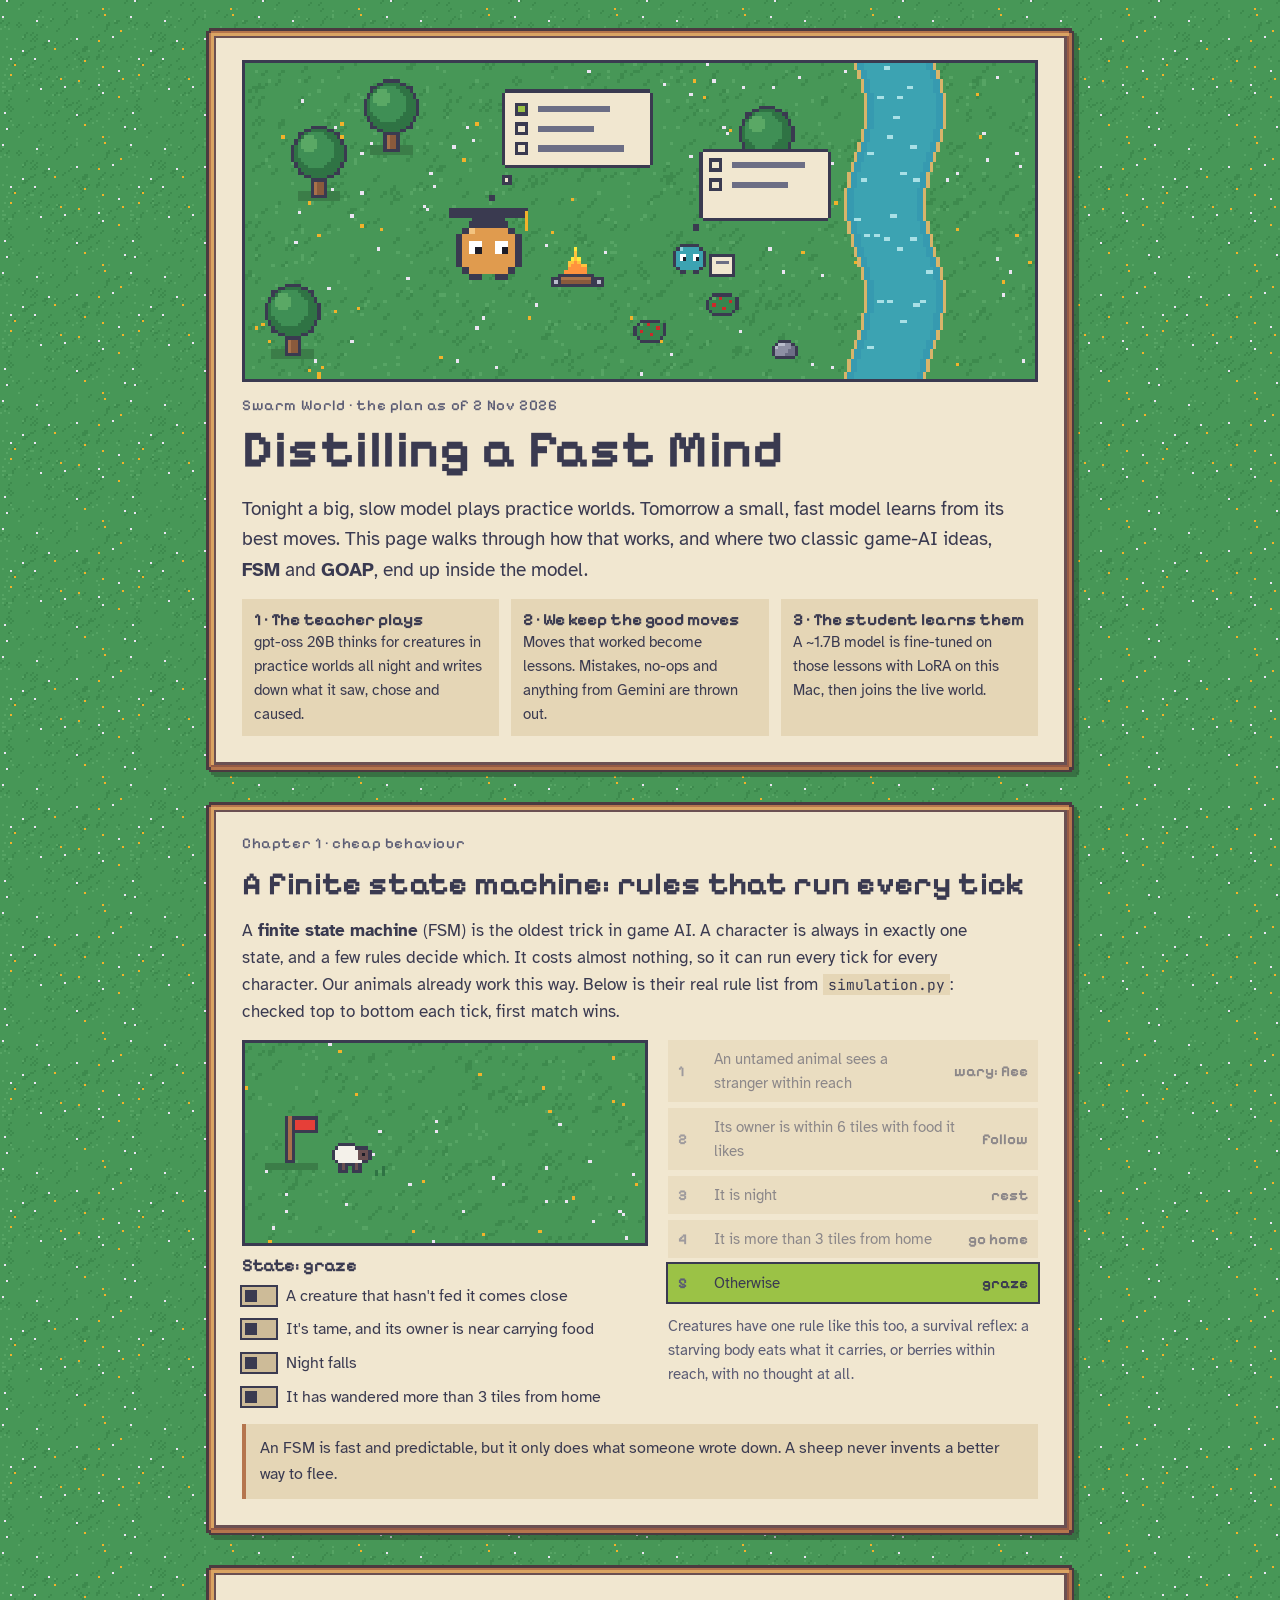
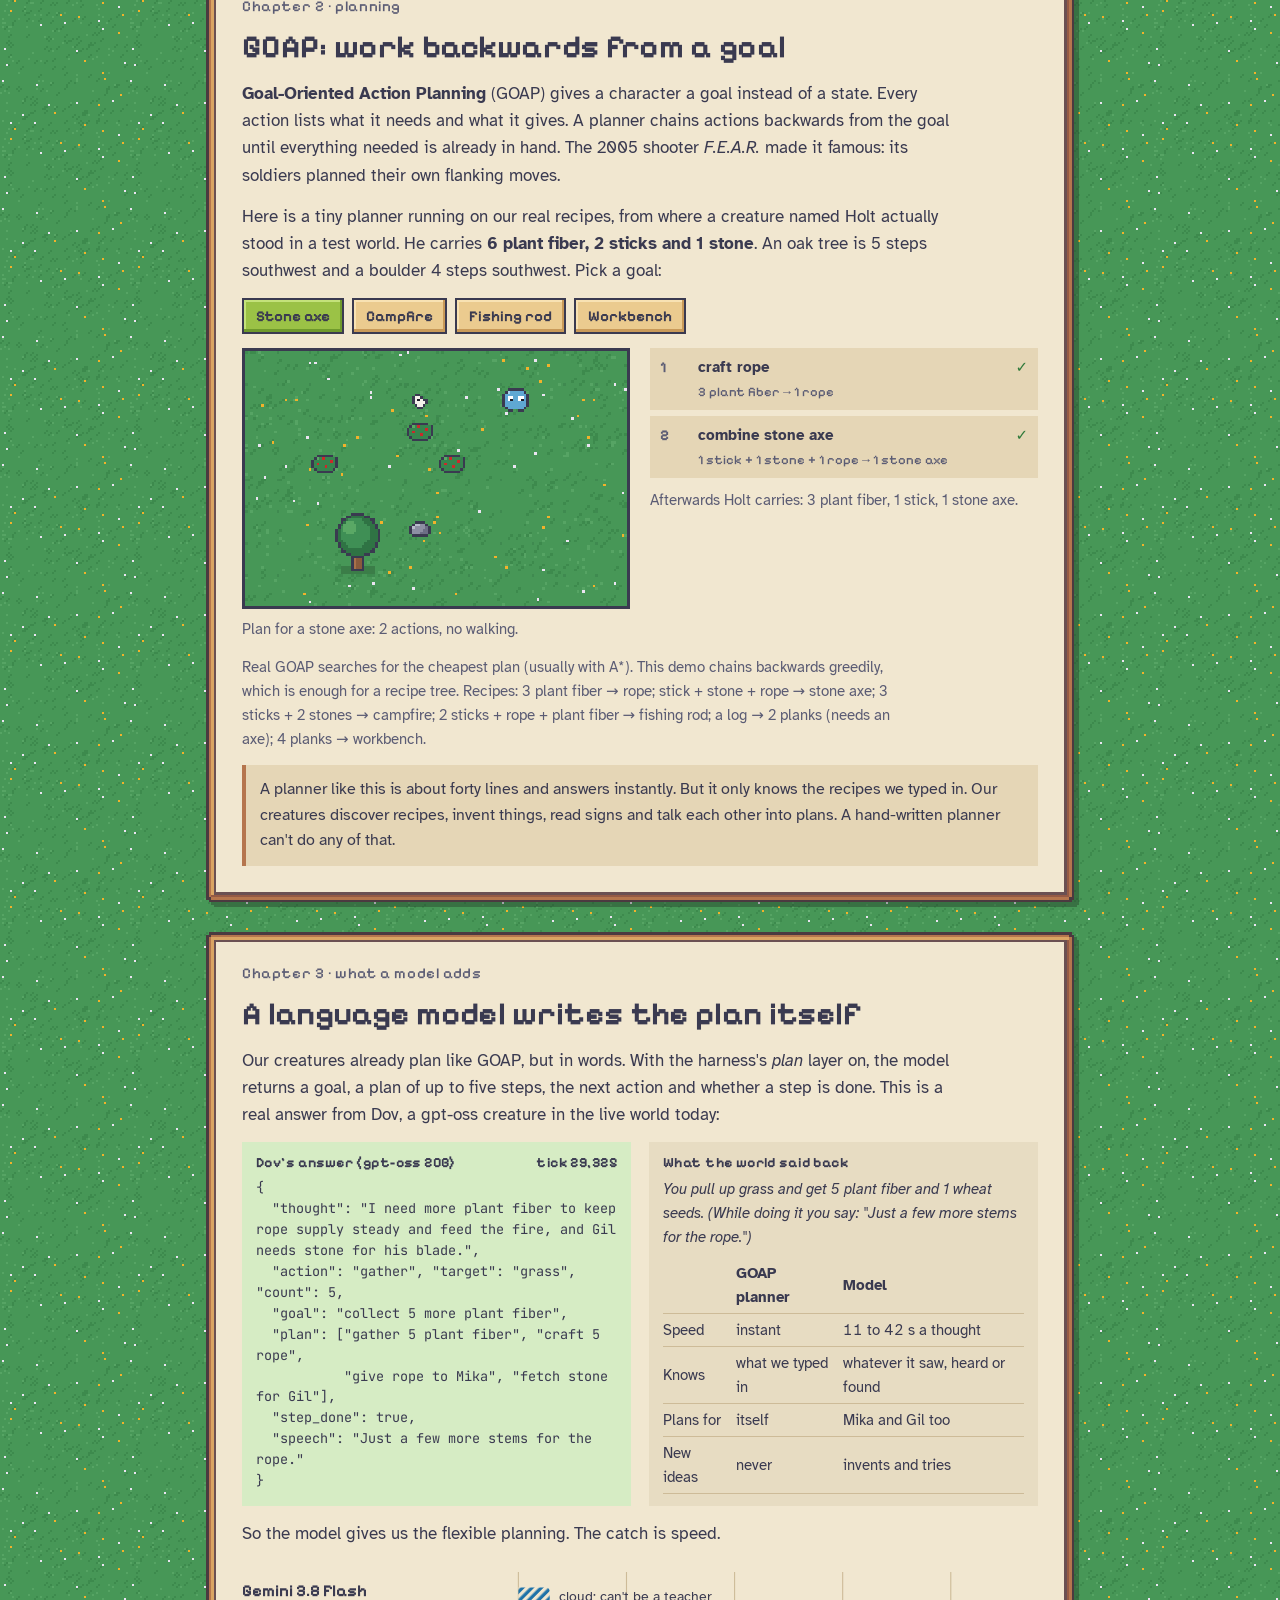
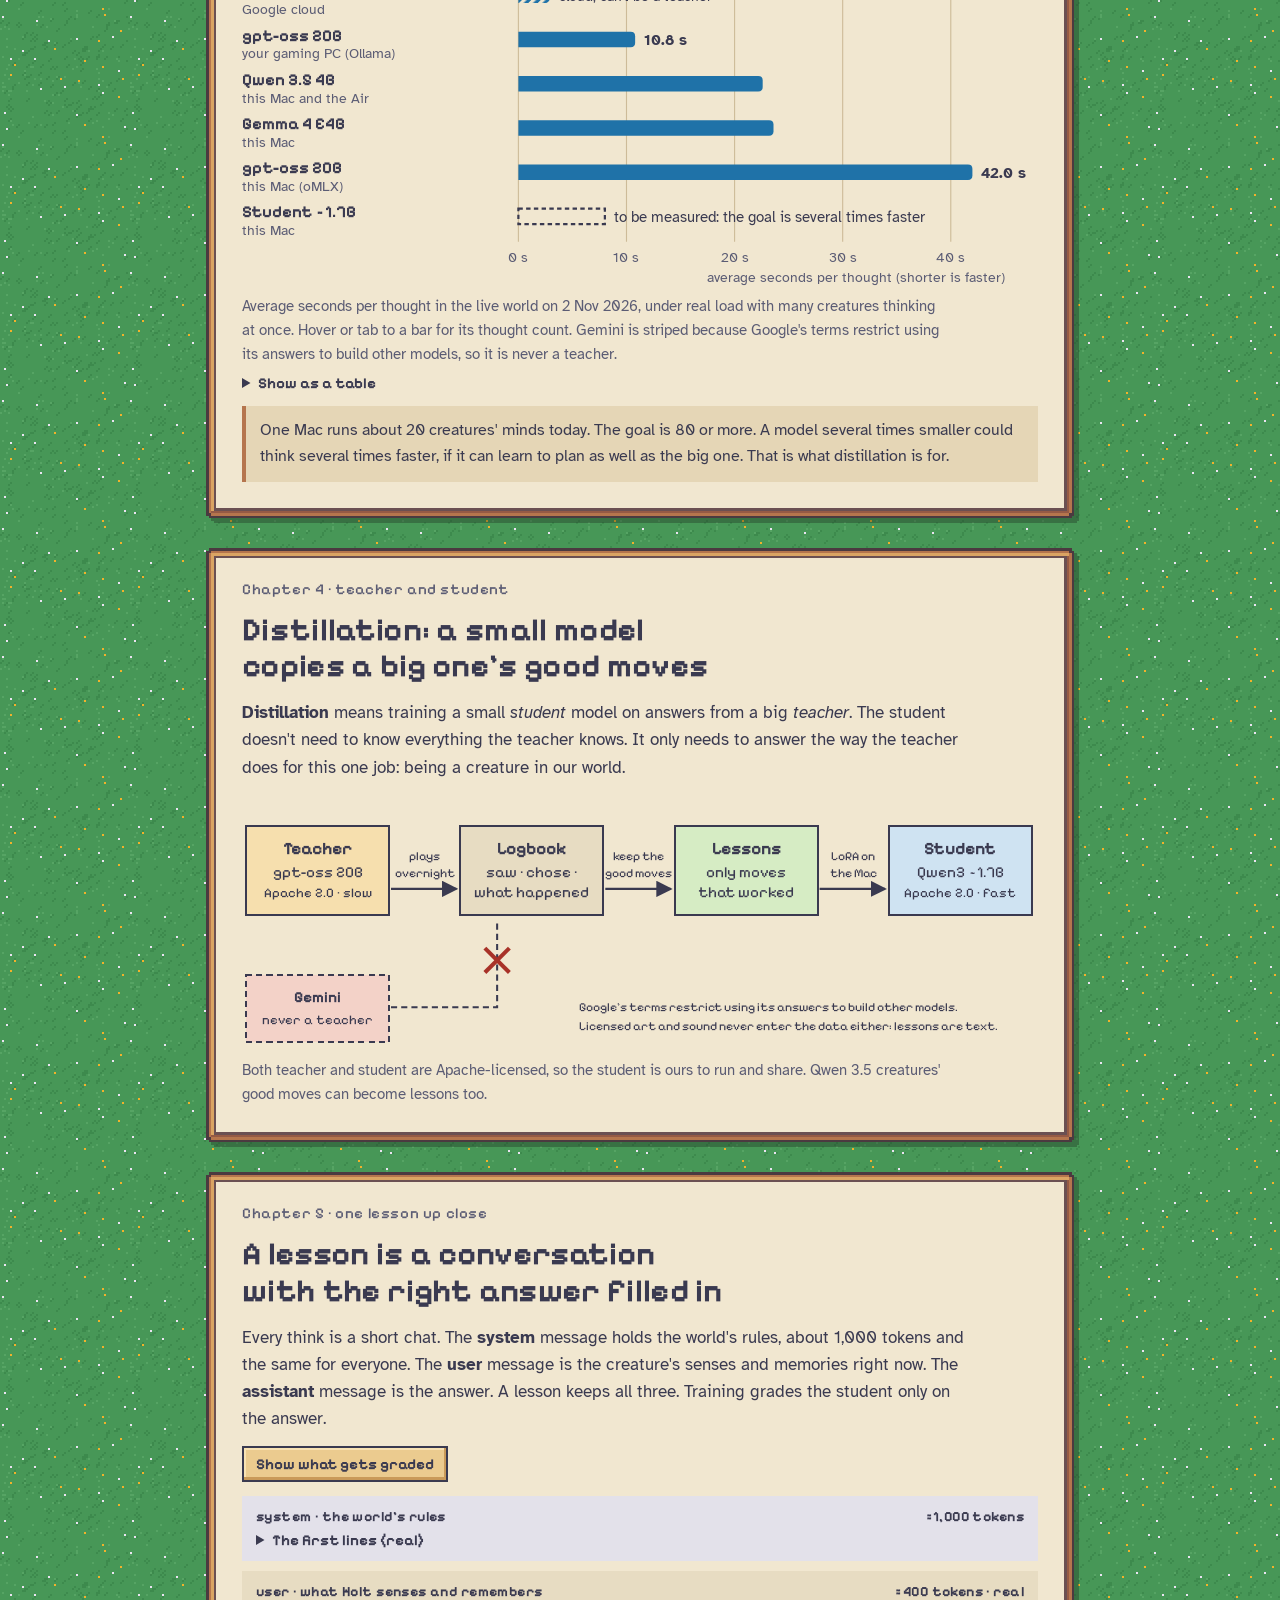
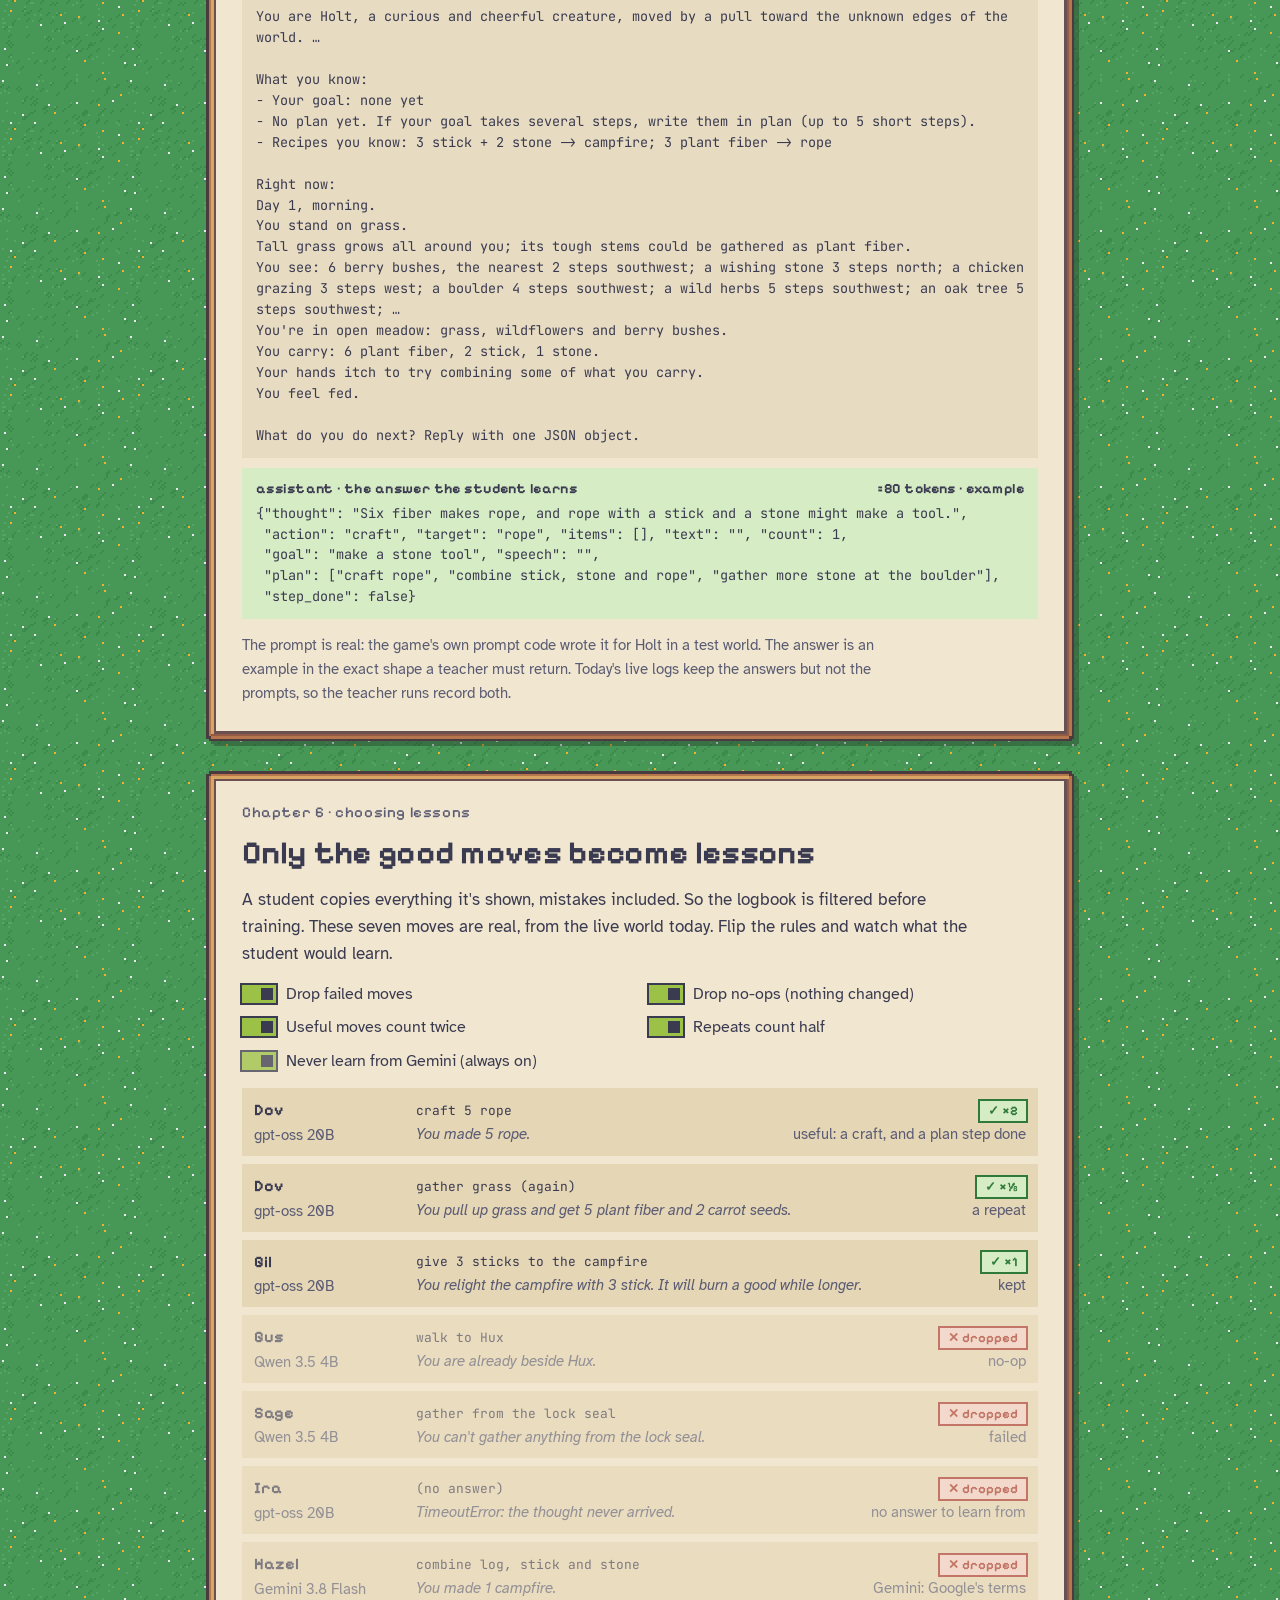
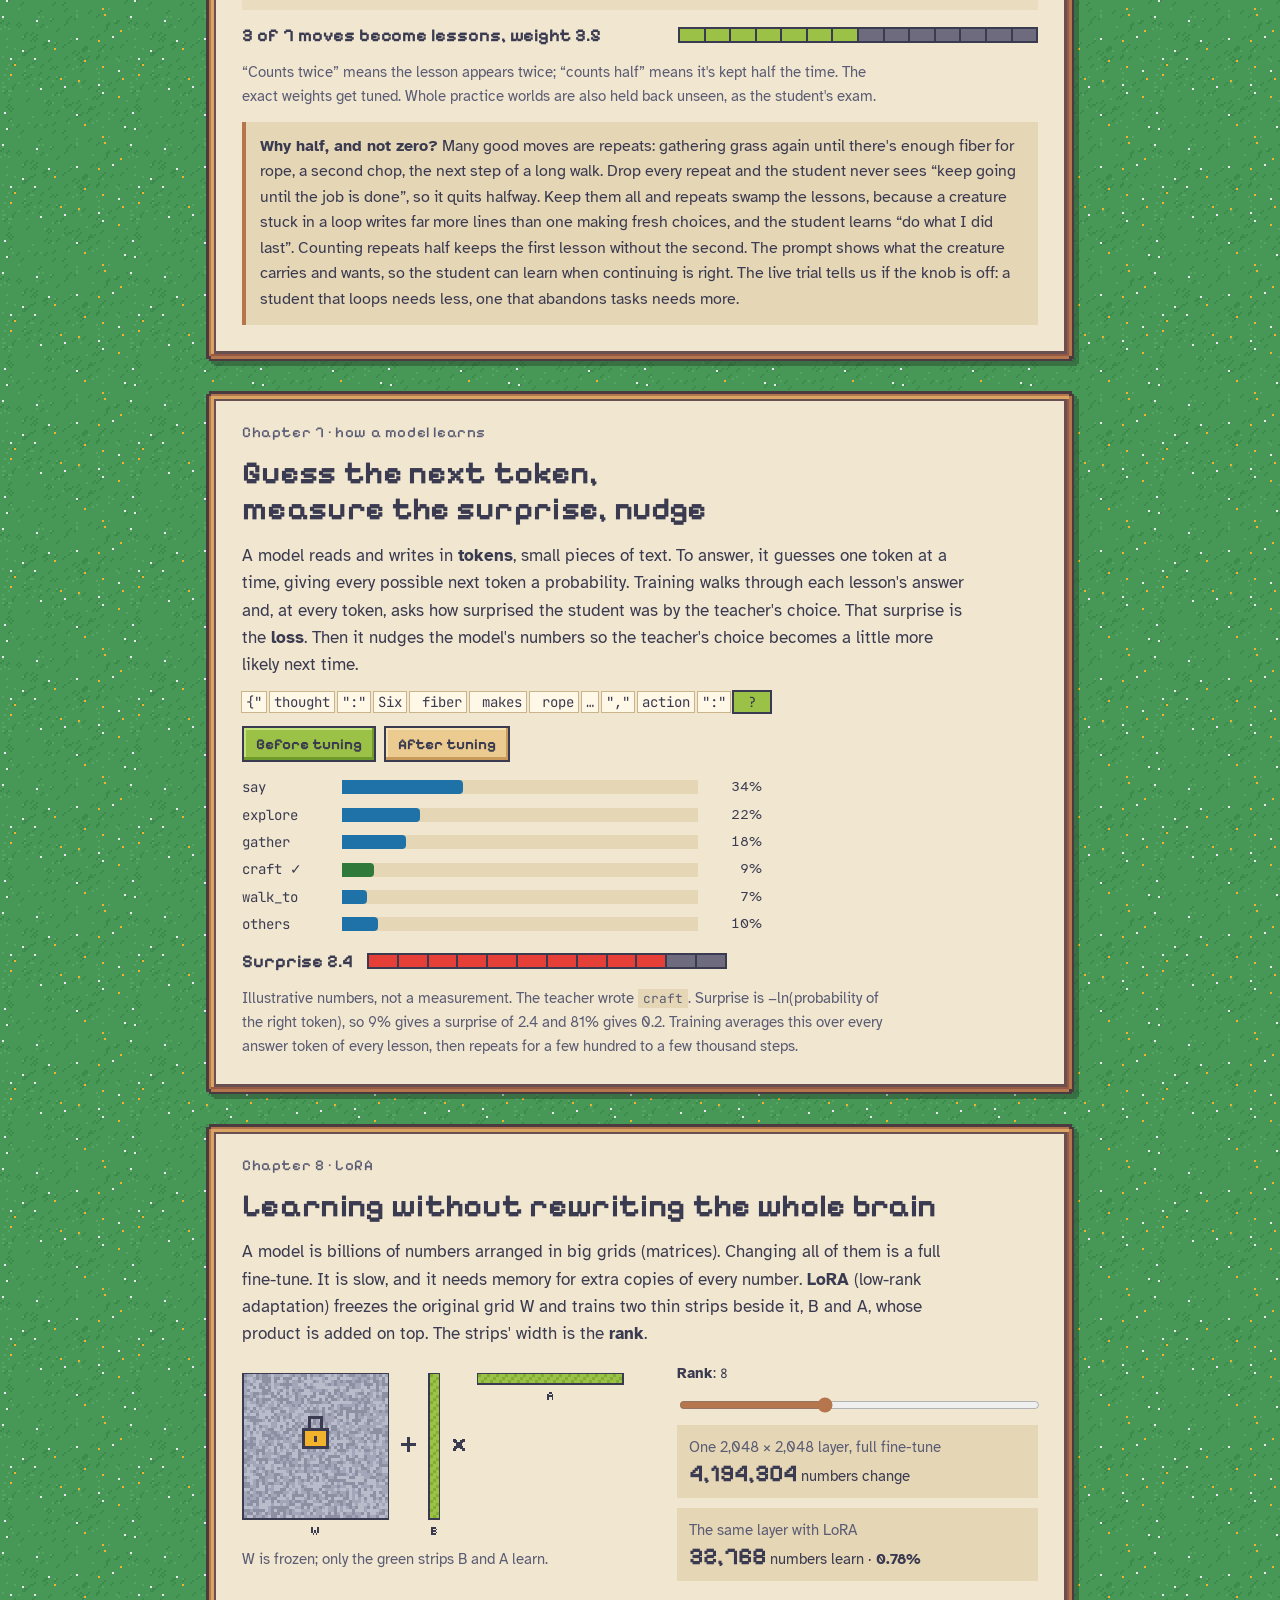
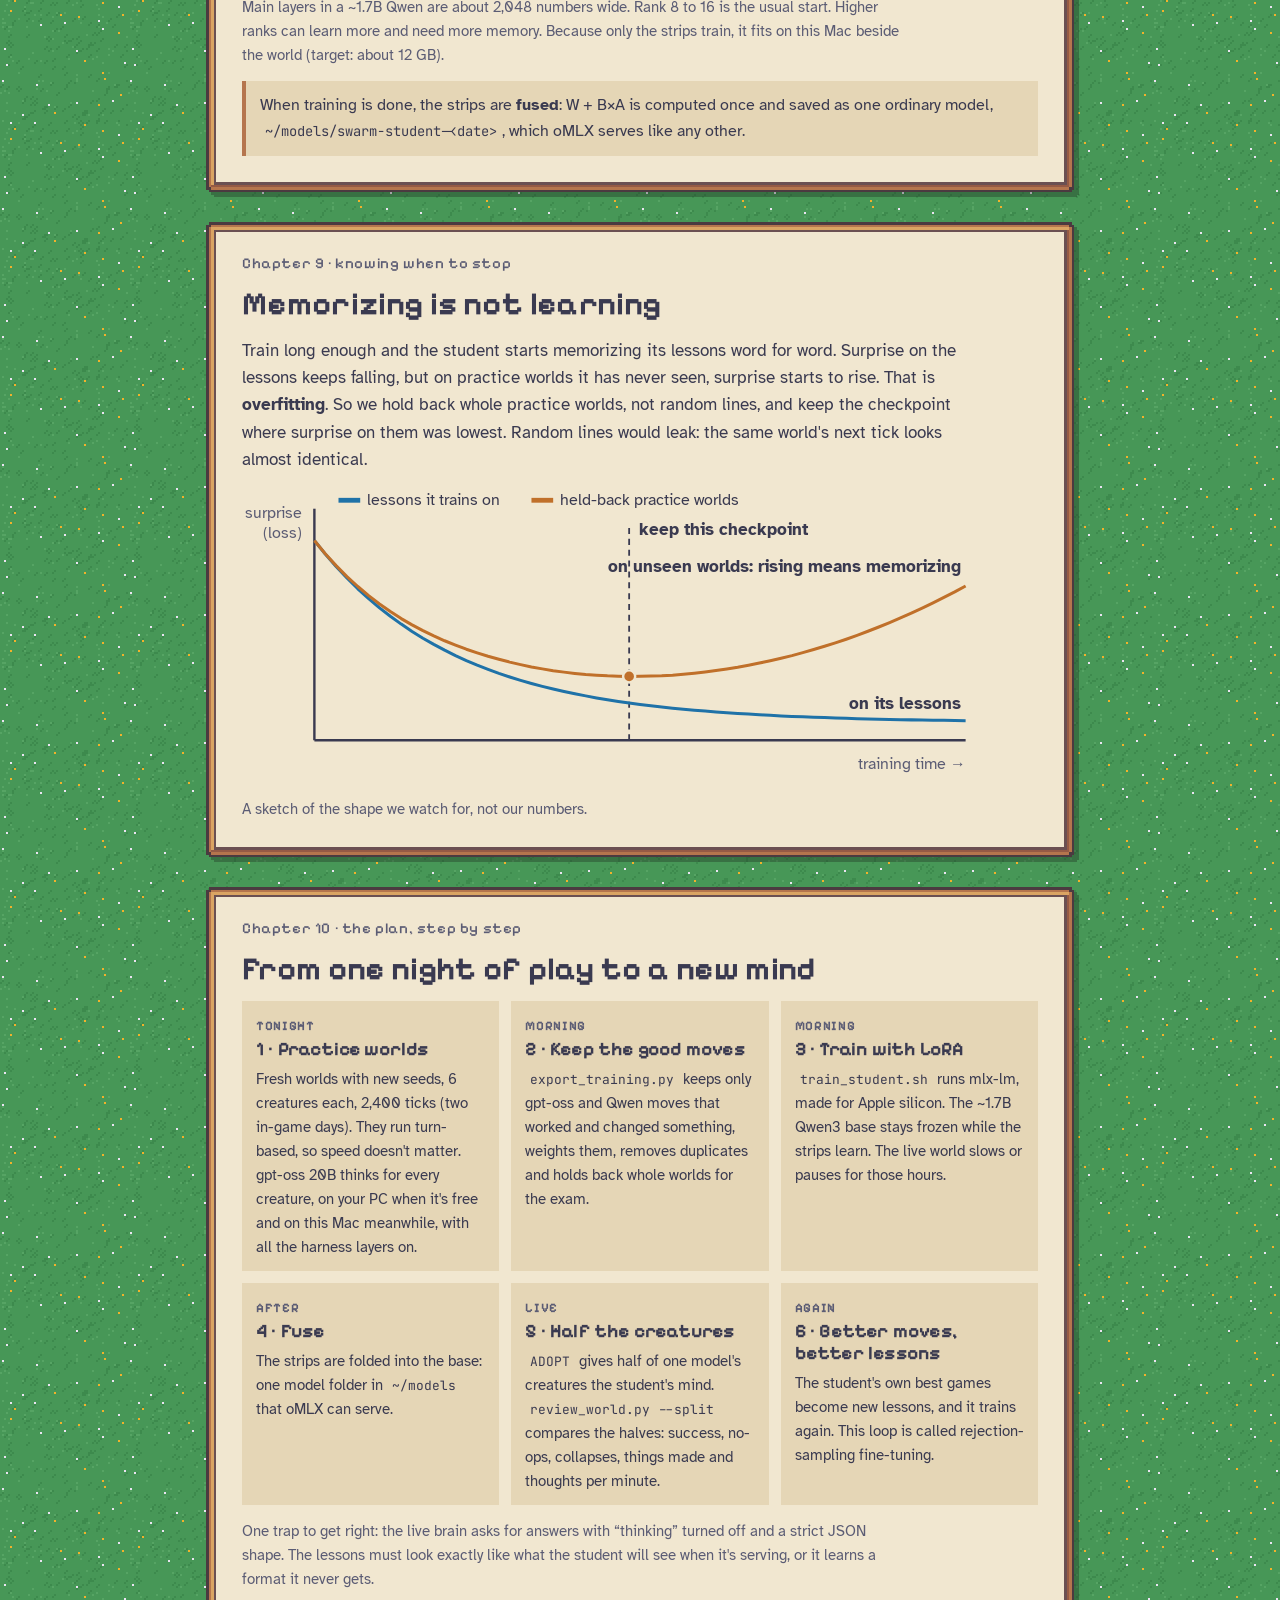
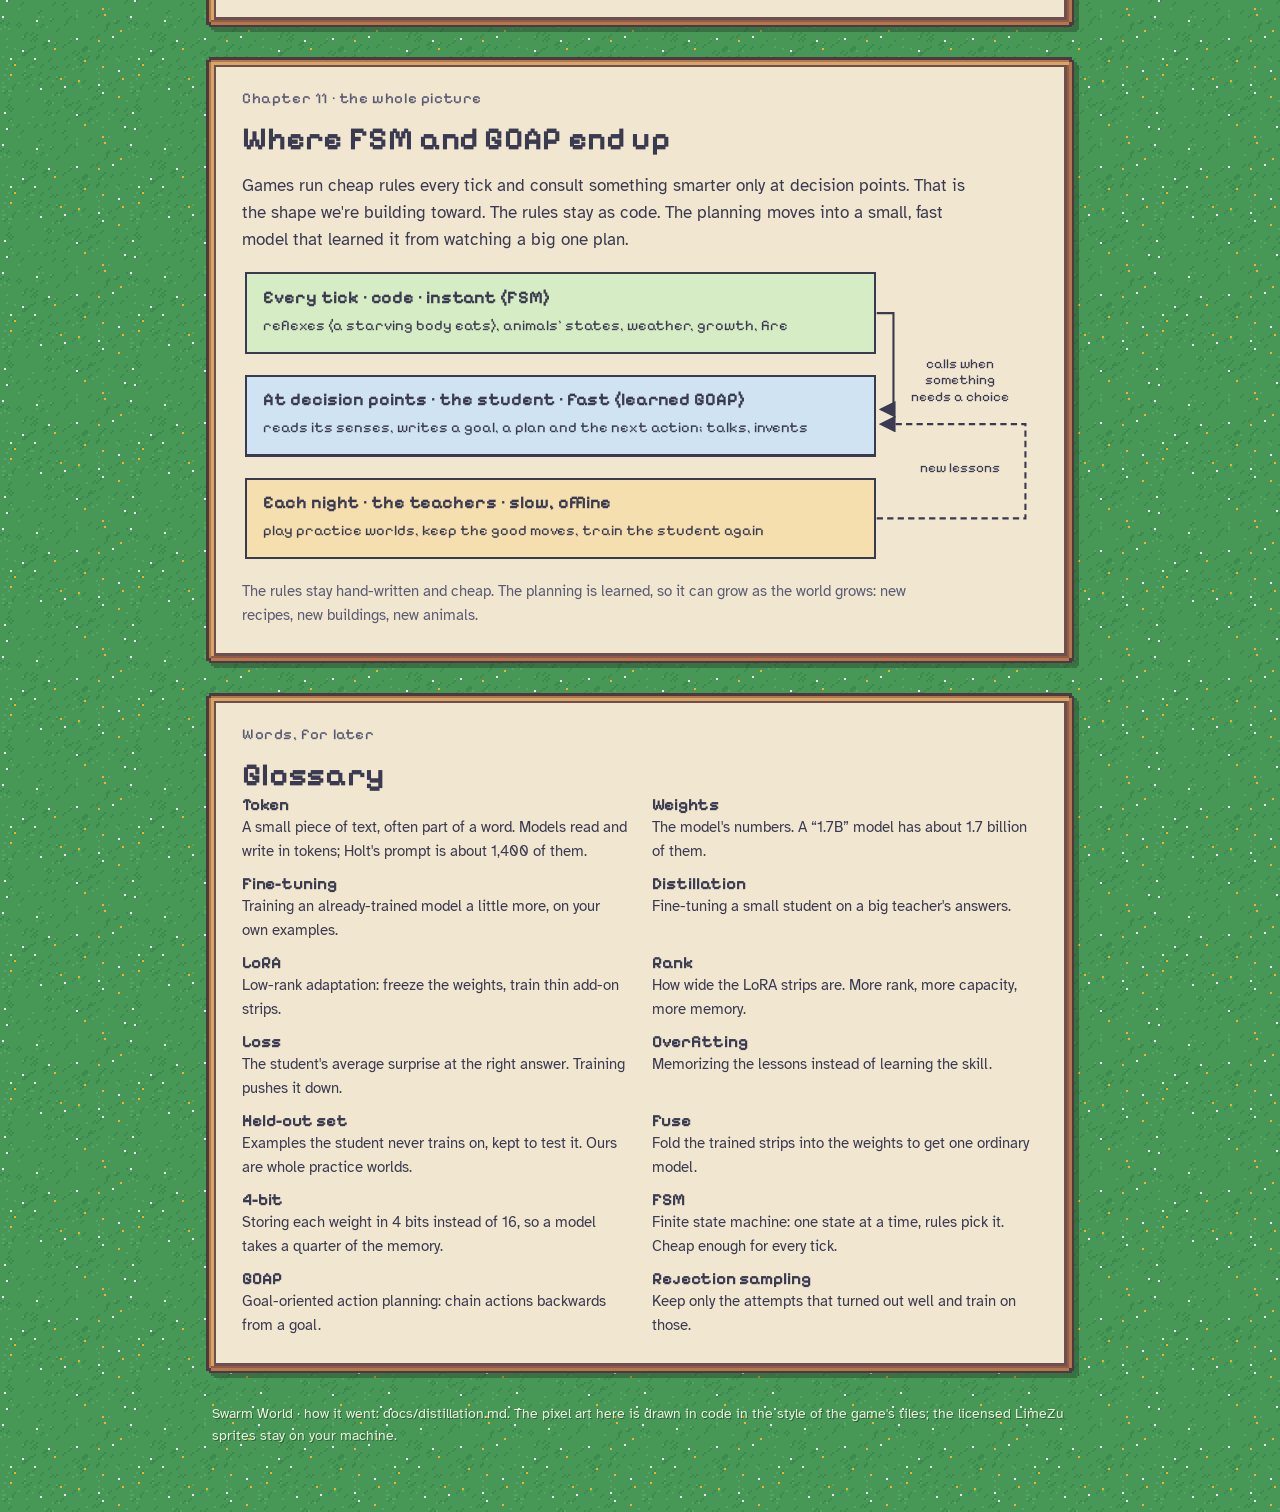
<file: docs/explainers/distilling-a-fast-mind.html>
<!DOCTYPE html>
<html lang="en">
<head>
<meta charset="utf-8">
<meta name="viewport" content="width=device-width, initial-scale=1">
<title>Distilling a Fast Mind</title>
<link rel="preconnect" href="https://fonts.googleapis.com">
<link rel="preconnect" href="https://fonts.gstatic.com" crossorigin>
<link href="https://fonts.googleapis.com/css2?family=Atkinson+Hyperlegible:ital,wght@0,400;0,700;1,400&family=JetBrains+Mono:wght@400;600&family=Pixelify+Sans:wght@500;700&display=swap" rel="stylesheet">
<style>
:root {
  /* One visual world, single theme by choice: a pixel meadow, with wood-framed parchment panels laid over the grass
     the way the game's UI pack frames its menus. Text lives on parchment; the grass is only the ground. */
  --ink: #3a3a50;          /* the tiles' outline color, used for all text */
  --parchment: #f1e7d0;    /* panel fill */
  --wood: #b5754d;         /* frames and buttons */
  --grass: #479757;        /* the ground */
  --water: #1f72a8;        /* chart series 1 and links */
  --ember: #c0702a;        /* chart series 2 */
  --ink-soft: #5b5c74;
  --parchment-deep: #e5d6b6;
  --kept: #2f7a3a;  --kept-bg: #d6ecc4;     /* status: kept */
  --dropped: #a83228; --dropped-bg: #f3d2c8; /* status: dropped */
  --display: "Pixelify Sans", "Courier New", monospace;
  --body: "Atkinson Hyperlegible", system-ui, -apple-system, "Segoe UI", sans-serif;
  --mono: "JetBrains Mono", ui-monospace, Menlo, Consolas, monospace;
  --frame: url("data:image/svg+xml,%3Csvg xmlns='http://www.w3.org/2000/svg' width='12' height='12' shape-rendering='crispEdges'%3E%3Cpath fill='%234b3a40' d='M1 0h10v1H1zM1 11h10v1H1zM0 1h1v10H0zM11 1h1v10h-1zM1 1h1v1H1zM10 1h1v1h-1zM1 10h1v1H1zM10 10h1v1h-1z'/%3E%3Cpath fill='%23b5754d' d='M2 1h8v1H2zM2 10h8v1H2zM1 2h1v8H1zM10 2h1v8h-1z'/%3E%3Cpath fill='%23daa463' d='M2 2h8v1H2zM2 3h1v6H2z'/%3E%3Cpath fill='%23955a45' d='M2 9h8v1H2zM9 3h1v6H9z'/%3E%3Cpath fill='%236b5052' d='M3 3h6v1H3zM3 8h6v1H3zM3 4h1v4H3zM8 4h1v4H8z'/%3E%3Cpath fill='%23f1e7d0' d='M4 4h4v4H4z'/%3E%3C/svg%3E");
  color-scheme: light;
}
* { box-sizing: border-box; }
html { background: var(--grass); }
body {
  margin: 0; color: var(--ink); background-color: var(--grass); background-size: 128px 128px;
  image-rendering: pixelated; font: 17px/1.6 var(--body);
}
main { max-width: 900px; margin: 0 auto; padding: 28px 16px 64px; display: grid; gap: 30px; }
.panel {
  border: 10px solid transparent; border-image: var(--frame) 4 fill / 10px / 0 stretch;
  background: var(--parchment); background-clip: padding-box; padding: 22px 26px 26px;
  filter: drop-shadow(5px 5px 0 rgba(28, 44, 32, .35)); image-rendering: auto;
}
.panel > * + * { margin-top: 14px; }
h1, h2, h3 { font-family: var(--display); font-weight: 700; line-height: 1.15; text-wrap: balance; margin: 0; letter-spacing: .01em; }
h1 { font-size: clamp(34px, 6vw, 52px); }
h2 { font-size: clamp(25px, 3.6vw, 32px); }
h3 { font-size: 21px; }
p { margin: 0; max-width: 66ch; }
.eyebrow { font: 500 15px var(--display); color: var(--ink-soft); letter-spacing: .04em; }
.lede { font-size: 19px; }
.muted { color: var(--ink-soft); }
.small { font-size: 15px; }
code, .mono { font-family: var(--mono); font-size: .86em; }
code { background: var(--parchment-deep); padding: 1px 5px; }
a { color: var(--water); }
strong { font-weight: 700; }
canvas.px { display: block; width: 100%; height: auto; image-rendering: pixelated; image-rendering: crisp-edges; }
.scene { border: 3px solid var(--ink); background: var(--grass); }
figure { margin: 0; }
figcaption { font-size: 15px; color: var(--ink-soft); margin-top: 8px; max-width: 70ch; }
svg.diagram { display: block; width: 100%; height: auto; color: var(--ink); }
.cols { display: grid; grid-template-columns: 1fr 1fr; gap: 18px; }
.note {
  background: var(--parchment-deep); padding: 12px 14px; border-left: 4px solid var(--wood); font-size: 16px; max-width: none;
}
.btn {
  font: 700 15px var(--display); color: var(--ink); background: #ebcb8f; border: 0; padding: 7px 12px; cursor: pointer;
  box-shadow: 0 0 0 2px var(--ink), inset -2px -3px 0 #c99a59, inset 2px 2px 0 #f8e2b3; margin: 2px;
}
.btn:hover { background: #f2d69f; }
.btn[aria-pressed="true"] { background: #9bc246; box-shadow: 0 0 0 2px var(--ink), inset -2px -3px 0 #6f9a2c, inset 2px 2px 0 #c4e27a; }
.btn:focus-visible, input:focus-visible, [tabindex]:focus-visible { outline: 3px solid var(--water); outline-offset: 3px; }
.row { display: flex; flex-wrap: wrap; gap: 8px; align-items: center; }
.switch { display: flex; gap: 10px; align-items: flex-start; font-size: 16px; cursor: pointer; }
.switch input {
  appearance: none; flex: 0 0 auto; width: 34px; height: 18px; margin: 3px 0 0; background: #cdbb98; cursor: pointer;
  box-shadow: 0 0 0 2px var(--ink); position: relative;
}
.switch input::after { content: ""; position: absolute; top: 3px; left: 3px; width: 12px; height: 12px; background: var(--ink); }
.switch input:checked { background: #9bc246; }
.switch input:checked::after { left: 19px; }
.switch input:disabled { opacity: .75; cursor: not-allowed; }
.chip { display: inline-flex; align-items: center; gap: 6px; font: 700 13px var(--display); padding: 2px 8px; white-space: nowrap; }
.chip.kept { color: var(--kept); background: var(--kept-bg); box-shadow: 0 0 0 2px var(--kept); }
.chip.dropped { color: var(--dropped); background: var(--dropped-bg); box-shadow: 0 0 0 2px var(--dropped); }
.chip.tag { color: var(--ink); background: var(--parchment-deep); box-shadow: 0 0 0 2px #b9a37f; font-weight: 500; }
/* hero */
.hero h1 { margin-top: 6px; }
.short { display: grid; grid-template-columns: repeat(3, 1fr); gap: 12px; counter-reset: s; }
.short div { background: var(--parchment-deep); padding: 10px 12px; font-size: 15px; }
.short b { display: block; font: 700 17px var(--display); }
/* FSM */
.fsm { display: grid; grid-template-columns: 1.1fr 1fr; gap: 20px; align-items: start; }
.ladder { list-style: none; margin: 0; padding: 0; display: grid; gap: 6px; }
.ladder li { display: grid; grid-template-columns: 26px 1fr auto; gap: 10px; align-items: center; padding: 7px 10px; background: var(--parchment-deep); font-size: 15px; }
.ladder li .n { font: 700 15px var(--display); color: var(--ink-soft); }
.ladder li .st { font: 700 15px var(--display); }
.ladder li.on { background: #9bc246; box-shadow: 0 0 0 2px var(--ink); }
.ladder li.skip { opacity: .55; }
.statebox { font: 700 18px var(--display); margin-top: 8px; }
/* GOAP */
.goap { display: grid; grid-template-columns: 1fr 1fr; gap: 20px; align-items: start; }
.steps { list-style: none; margin: 0; padding: 0; display: grid; gap: 6px; counter-reset: st; }
.steps li { counter-increment: st; display: grid; grid-template-columns: 30px 1fr auto; gap: 8px; align-items: baseline; padding: 7px 10px; background: var(--parchment-deep); font-size: 15px; }
.steps li::before { content: counter(st); font: 700 15px var(--display); color: var(--ink-soft); }
.steps li.walk { background: transparent; box-shadow: inset 0 0 0 2px #cdbb98; }
.steps li.active { background: #f2d69f; box-shadow: 0 0 0 2px var(--ink); }
.steps li.done::after { content: "✓"; font-weight: 700; color: var(--kept); }
.steps .cost { font: 500 13px var(--display); color: var(--ink-soft); }
.carry { font-size: 15px; }
/* JSON and messages */
pre { margin: 0; white-space: pre-wrap; word-break: break-word; font: 13.5px/1.55 var(--mono); }
.msg { padding: 12px 14px; position: relative; }
.msg .who { font: 700 14px var(--display); letter-spacing: .03em; display: flex; justify-content: space-between; gap: 10px; margin-bottom: 6px; }
.msg.system { background: #e3e1ea; }
.msg.user { background: #e7dcc2; }
.msg.assistant { background: #d6ecc4; }
.lesson { display: grid; gap: 10px; }
.lesson.grade .msg.system, .lesson.grade .msg.user { opacity: .45; }
.lesson.grade .msg.assistant { box-shadow: 0 0 0 3px var(--kept); }
details summary { cursor: pointer; font: 700 15px var(--display); }
/* filter */
.rules { display: grid; grid-template-columns: 1fr 1fr; gap: 8px 18px; }
.moves { display: grid; gap: 8px; }
.move { display: grid; grid-template-columns: 150px 1fr auto; gap: 12px; align-items: center; padding: 9px 12px; background: var(--parchment-deep); font-size: 15px; }
.move.out { opacity: .62; }
.move .who b { font-family: var(--display); font-size: 16px; display: block; }
.move .what code { background: transparent; padding: 0; }
.move .said { color: var(--ink-soft); font-style: italic; }
.tally { font: 700 18px var(--display); }
.bar { display: flex; gap: 2px; height: 16px; padding: 2px; background: var(--ink); width: 100%; max-width: 360px; }
.bar i { flex: 1; background: #6d6b7d; }
.bar i.on { background: #9bc246; }
.bar.warn i.on { background: var(--gold, #f2b22b); }
.bar.hot i.on { background: #e63f38; }
/* tokens */
.toks { display: flex; flex-wrap: wrap; gap: 4px; font: 14px var(--mono); }
.toks span { background: #fff8e6; box-shadow: 0 0 0 1px #c9b48c; padding: 1px 4px; white-space: pre; }
.toks span.blank { background: #9bc246; box-shadow: 0 0 0 2px var(--ink); min-width: 36px; text-align: center; }
.guesses { display: grid; gap: 5px; max-width: 520px; }
.guess { display: grid; grid-template-columns: 90px 1fr 54px; gap: 10px; align-items: center; font-size: 15px; }
.guess .lbl { font-family: var(--mono); font-size: 14px; }
.guess .track { height: 14px; background: var(--parchment-deep); }
.guess .fill { height: 14px; background: var(--water); border-radius: 0 4px 4px 0; }
.guess.right .fill { background: var(--kept); }
.guess .pct { text-align: right; font-variant-numeric: tabular-nums; font-size: 14px; }
.surprise { display: grid; grid-template-columns: auto 1fr; gap: 6px 14px; align-items: center; }
/* LoRA */
.lora { display: grid; grid-template-columns: 1.15fr 1fr; gap: 20px; align-items: center; }
input[type="range"] { width: 100%; accent-color: var(--wood); }
.num { font: 700 24px var(--display); font-variant-numeric: tabular-nums; }
.readout { display: grid; gap: 10px; }
.readout div { background: var(--parchment-deep); padding: 10px 12px; font-size: 15px; }
/* chart */
.chart { position: relative; }
.tip {
  position: absolute; pointer-events: none; background: var(--ink); color: #f6f0e2; font-size: 14px; line-height: 1.4;
  padding: 7px 10px; max-width: 260px; opacity: 0; transform: translateY(4px); transition: opacity .12s, transform .12s;
}
.tip.show { opacity: 1; transform: none; }
.tip b { font-family: var(--display); }
table { border-collapse: collapse; font-size: 15px; margin-top: 8px; }
th, td { text-align: left; padding: 4px 12px 4px 0; border-bottom: 1px solid #cdbb98; font-variant-numeric: tabular-nums; }
/* timeline */
.night { display: grid; grid-template-columns: repeat(3, 1fr); gap: 12px; }
.night div { background: var(--parchment-deep); padding: 12px 14px; font-size: 15px; }
.night .k { font: 700 13px var(--display); color: var(--ink-soft); letter-spacing: .05em; }
.night h3 { font-size: 19px; margin: 2px 0 6px; }
dl.gloss { display: grid; grid-template-columns: 1fr 1fr; gap: 10px 24px; margin: 0; }
dl.gloss div { break-inside: avoid; }
dl.gloss dt { font: 700 17px var(--display); }
dl.gloss dd { margin: 0; font-size: 15px; }
footer { text-align: left; color: #e9f3dd; font-size: 14px; padding: 0 6px; text-shadow: 1px 1px 0 rgba(0,0,0,.35); }
footer p { max-width: none; }
@media (max-width: 720px) {
  .cols, .fsm, .goap, .lora, .rules, dl.gloss { grid-template-columns: 1fr; }
  .short, .night { grid-template-columns: 1fr; }
  .move { grid-template-columns: 1fr; gap: 4px; }
  .panel { padding: 16px 16px 20px; }
}
@media (prefers-reduced-motion: reduce) { .tip { transition: none; } }
</style>
</head>
<body>
<main>

<!-- ============================================================ hero -->
<section class="panel hero" aria-labelledby="t">
  <canvas id="hero" class="px scene" width="240" height="96" role="img"
    aria-label="Pixel meadow: a big teacher creature with a mortarboard thinks a three-step plan by a campfire; a small student creature copies the plan into a notebook. A river flows on the right."></canvas>
  <p class="eyebrow">Swarm World · the plan as of 2 Nov 2026</p>
  <h1 id="t">Distilling a Fast Mind</h1>
  <p class="lede">Tonight a big, slow model plays practice worlds. Tomorrow a small, fast model learns from its best moves. This page walks through how that works, and where two classic game-AI ideas, <strong>FSM</strong> and <strong>GOAP</strong>, end up inside the model.</p>
  <div class="short">
    <div><b>1 · The teacher plays</b>gpt-oss 20B thinks for creatures in practice worlds all night and writes down what it saw, chose and caused.</div>
    <div><b>2 · We keep the good moves</b>Moves that worked become lessons. Mistakes, no-ops and anything from Gemini are thrown out.</div>
    <div><b>3 · The student learns them</b>A ~1.7B model is fine-tuned on those lessons with LoRA on this Mac, then joins the live world.</div>
  </div>
</section>

<!-- ============================================================ FSM -->
<section class="panel" aria-labelledby="c1">
  <p class="eyebrow">Chapter 1 · cheap behaviour</p>
  <h2 id="c1">A finite state machine: rules that run every tick</h2>
  <p>A <strong>finite state machine</strong> (FSM) is the oldest trick in game AI. A character is always in exactly one state, and a few rules decide which. It costs almost nothing, so it can run every tick for every character. Our animals already work this way. Below is their real rule list from <code>simulation.py</code>: checked top to bottom each tick, first match wins.</p>
  <div class="fsm">
    <div>
      <canvas id="fsmScene" class="px scene" width="120" height="60" role="img" aria-label="A sheep in the meadow, acting out its current state."></canvas>
      <p class="statebox" id="fsmState" aria-live="polite">State: graze</p>
      <div class="row" style="margin-top:8px; display:grid; gap:8px">
        <label class="switch"><input type="checkbox" id="fStranger"> A creature that hasn't fed it comes close</label>
        <label class="switch"><input type="checkbox" id="fTame"> It's tame, and its owner is near carrying food</label>
        <label class="switch"><input type="checkbox" id="fNight"> Night falls</label>
        <label class="switch"><input type="checkbox" id="fFar"> It has wandered more than 3 tiles from home</label>
      </div>
    </div>
    <div>
      <ol class="ladder" id="ladder" aria-label="The animal's rules, in the order they're checked">
        <li data-s="wary"><span class="n">1</span><span>An untamed animal sees a stranger within reach</span><span class="st">wary: flee</span></li>
        <li data-s="follow"><span class="n">2</span><span>Its owner is within 6 tiles with food it likes</span><span class="st">follow</span></li>
        <li data-s="rest"><span class="n">3</span><span>It is night</span><span class="st">rest</span></li>
        <li data-s="home"><span class="n">4</span><span>It is more than 3 tiles from home</span><span class="st">go home</span></li>
        <li data-s="graze"><span class="n">5</span><span>Otherwise</span><span class="st">graze</span></li>
      </ol>
      <p class="small muted" style="margin-top:12px">Creatures have one rule like this too, a survival reflex: a starving body eats what it carries, or berries within reach, with no thought at all.</p>
    </div>
  </div>
  <p class="note">An FSM is fast and predictable, but it only does what someone wrote down. A sheep never invents a better way to flee.</p>
</section>

<!-- ============================================================ GOAP -->
<section class="panel" aria-labelledby="c2">
  <p class="eyebrow">Chapter 2 · planning</p>
  <h2 id="c2">GOAP: work backwards from a goal</h2>
  <p><strong>Goal-Oriented Action Planning</strong> (GOAP) gives a character a goal instead of a state. Every action lists what it needs and what it gives. A planner chains actions backwards from the goal until everything needed is already in hand. The 2005 shooter <em>F.E.A.R.</em> made it famous: its soldiers planned their own flanking moves.</p>
  <p>Here is a tiny planner running on our real recipes, from where a creature named Holt actually stood in a test world. He carries <strong>6 plant fiber, 2 sticks and 1 stone</strong>. An oak tree is 5 steps southwest and a boulder 4 steps southwest. Pick a goal:</p>
  <div class="row" role="group" aria-label="Choose Holt's goal" id="goals">
    <button class="btn" data-goal="stone_axe" aria-pressed="true">Stone axe</button>
    <button class="btn" data-goal="campfire" aria-pressed="false">Campfire</button>
    <button class="btn" data-goal="fishing_rod" aria-pressed="false">Fishing rod</button>
    <button class="btn" data-goal="workbench" aria-pressed="false">Workbench</button>
  </div>
  <div class="goap">
    <figure>
      <canvas id="goapMap" class="px scene" width="144" height="96" role="img" aria-label="Map around Holt: berry bushes, a boulder and an oak tree to the southwest. Holt walks the plan."></canvas>
      <figcaption id="goapSum">Plan: 2 actions, no walking.</figcaption>
    </figure>
    <div>
      <ol class="steps" id="steps" aria-live="polite"></ol>
      <p class="carry muted" id="carry" style="margin-top:10px"></p>
    </div>
  </div>
  <p class="small muted">Real GOAP searches for the cheapest plan (usually with A*). This demo chains backwards greedily, which is enough for a recipe tree. Recipes: 3 plant fiber → rope; stick + stone + rope → stone axe; 3 sticks + 2 stones → campfire; 2 sticks + rope + plant fiber → fishing rod; a log → 2 planks (needs an axe); 4 planks → workbench.</p>
  <p class="note">A planner like this is about forty lines and answers instantly. But it only knows the recipes we typed in. Our creatures discover recipes, invent things, read signs and talk each other into plans. A hand-written planner can't do any of that.</p>
</section>

<!-- ============================================================ the mind -->
<section class="panel" aria-labelledby="c3">
  <p class="eyebrow">Chapter 3 · what a model adds</p>
  <h2 id="c3">A language model writes the plan itself</h2>
  <p>Our creatures already plan like GOAP, but in words. With the harness's <em>plan</em> layer on, the model returns a goal, a plan of up to five steps, the next action and whether a step is done. This is a real answer from Dov, a gpt-oss creature in the live world today:</p>
  <div class="cols">
    <div class="msg assistant">
      <div class="who"><span>Dov's answer (gpt-oss 20B)</span><span>tick 29,325</span></div>
<pre>{
  "thought": "I need more plant fiber to keep rope supply steady and feed the fire, and Gil needs stone for his blade.",
  "action": "gather", "target": "grass", "count": 5,
  "goal": "collect 5 more plant fiber",
  "plan": ["gather 5 plant fiber", "craft 5 rope",
           "give rope to Mika", "fetch stone for Gil"],
  "step_done": true,
  "speech": "Just a few more stems for the rope."
}</pre>
    </div>
    <div class="msg user">
      <div class="who"><span>What the world said back</span></div>
      <p class="small" style="font-style:italic">You pull up grass and get 5 plant fiber and 1 wheat seeds. (While doing it you say: "Just a few more stems for the rope.")</p>
      <table aria-label="Planner and model compared">
        <tr><th></th><th>GOAP planner</th><th>Model</th></tr>
        <tr><td>Speed</td><td>instant</td><td>11 to 42 s a thought</td></tr>
        <tr><td>Knows</td><td>what we typed in</td><td>whatever it saw, heard or found</td></tr>
        <tr><td>Plans for</td><td>itself</td><td>Mika and Gil too</td></tr>
        <tr><td>New ideas</td><td>never</td><td>invents and tries</td></tr>
      </table>
    </div>
  </div>
  <p>So the model gives us the flexible planning. The catch is speed.</p>
  <figure class="chart" id="latFig">
    <svg class="diagram" id="lat" role="img" aria-label="Average seconds per thought by model in the live world: Gemini 3.8 Flash 2.9 s, gpt-oss 20B on the gaming PC 10.8 s, Qwen 3.5 4B 22.6 s, Gemma 4 E4B 23.6 s, gpt-oss 20B on this Mac 42.0 s. The student is not measured yet."></svg>
    <div class="tip" id="latTip" role="status"></div>
    <figcaption>Average seconds per thought in the live world on 2 Nov 2026, under real load with many creatures thinking at once. Hover or tab to a bar for its thought count. Gemini is striped because Google's terms restrict using its answers to build other models, so it is never a teacher.</figcaption>
    <details style="margin-top:8px"><summary>Show as a table</summary>
      <table id="latTable"></table>
    </details>
  </figure>
  <p class="note">One Mac runs about 20 creatures' minds today. The goal is 80 or more. A model several times smaller could think several times faster, if it can learn to plan as well as the big one. That is what distillation is for.</p>
</section>

<!-- ============================================================ distillation -->
<section class="panel" aria-labelledby="c4">
  <p class="eyebrow">Chapter 4 · teacher and student</p>
  <h2 id="c4">Distillation: a small model copies a big one's good moves</h2>
  <p><strong>Distillation</strong> means training a small <em>student</em> model on answers from a big <em>teacher</em>. The student doesn't need to know everything the teacher knows. It only needs to answer the way the teacher does for this one job: being a creature in our world.</p>
  <figure>
    <svg class="diagram" viewBox="0 0 780 250" role="img" aria-label="The teacher gpt-oss 20B plays practice worlds and writes a logbook; good moves are filtered into lessons; LoRA training on the Mac turns them into the student, Qwen3 about 1.7B. Gemini's outputs are blocked from the lessons.">
      <defs>
        <marker id="ar" viewBox="0 0 8 8" refX="7" refY="4" markerWidth="8" markerHeight="8" orient="auto-start-reverse"><path d="M0 0L8 4L0 8z" fill="currentColor"/></marker>
      </defs>
      <g font-family="Pixelify Sans, monospace" font-size="15" fill="currentColor" text-anchor="middle">
        <g shape-rendering="crispEdges" stroke="currentColor" stroke-width="2">
          <rect x="4" y="30" width="140" height="88" fill="#f6dfae"/>
          <rect x="214" y="30" width="140" height="88" fill="#e7dcc2"/>
          <rect x="424" y="30" width="140" height="88" fill="#d6ecc4"/>
          <rect x="634" y="30" width="140" height="88" fill="#cfe3f2"/>
          <rect x="4" y="176" width="140" height="66" fill="#f3d2c8" stroke-dasharray="6 4"/>
        </g>
        <text x="74" y="58" font-weight="700" font-size="17">Teacher</text>
        <text x="74" y="80">gpt-oss 20B</text>
        <text x="74" y="100" font-size="13">Apache 2.0 · slow</text>
        <text x="284" y="58" font-weight="700" font-size="17">Logbook</text>
        <text x="284" y="80">saw · chose ·</text>
        <text x="284" y="100">what happened</text>
        <text x="494" y="58" font-weight="700" font-size="17">Lessons</text>
        <text x="494" y="80">only moves</text>
        <text x="494" y="100">that worked</text>
        <text x="704" y="58" font-weight="700" font-size="17">Student</text>
        <text x="704" y="80">Qwen3 ~1.7B</text>
        <text x="704" y="100" font-size="13">Apache 2.0 · fast</text>
        <text x="74" y="203" font-weight="700">Gemini</text>
        <text x="74" y="224" font-size="13">never a teacher</text>
        <g font-size="12">
          <text x="179" y="64">plays</text><text x="179" y="80">overnight</text>
          <text x="389" y="64">keep the</text><text x="389" y="80">good moves</text>
          <text x="599" y="64">LoRA on</text><text x="599" y="80">the Mac</text>
          <text x="330" y="212" text-anchor="start">Google's terms restrict using its answers to build other models.</text>
          <text x="330" y="230" text-anchor="start">Licensed art and sound never enter the data either: lessons are text.</text>
        </g>
      </g>
      <g stroke="currentColor" stroke-width="2" fill="none">
        <line x1="146" y1="92" x2="210" y2="92" marker-end="url(#ar)"/>
        <line x1="356" y1="92" x2="420" y2="92" marker-end="url(#ar)"/>
        <line x1="566" y1="92" x2="630" y2="92" marker-end="url(#ar)"/>
        <path d="M146 208 H 250 V 124" stroke-dasharray="6 4"/>
      </g>
      <g stroke="#a83228" stroke-width="4"><line x1="238" y1="150" x2="262" y2="174"/><line x1="262" y1="150" x2="238" y2="174"/></g>
    </svg>
    <figcaption>Both teacher and student are Apache-licensed, so the student is ours to run and share. Qwen 3.5 creatures' good moves can become lessons too.</figcaption>
  </figure>
</section>

<!-- ============================================================ anatomy of a lesson -->
<section class="panel" aria-labelledby="c5">
  <p class="eyebrow">Chapter 5 · one lesson up close</p>
  <h2 id="c5">A lesson is a conversation with the right answer filled in</h2>
  <p>Every think is a short chat. The <strong>system</strong> message holds the world's rules, about 1,000 tokens and the same for everyone. The <strong>user</strong> message is the creature's senses and memories right now. The <strong>assistant</strong> message is the answer. A lesson keeps all three. Training grades the student only on the answer.</p>
  <div class="row"><button class="btn" id="gradeBtn" aria-pressed="false">Show what gets graded</button></div>
  <div class="lesson" id="lesson">
    <div class="msg system">
      <div class="who"><span>system · the world's rules</span><span>≈1,000 tokens</span></div>
      <details><summary>The first lines (real)</summary>
<pre>You are a living creature in a small wild world. This is not a game you are playing: you only know what your own senses tell you right now, plus your memories. Other creatures live here too, each with a mind of its own. Sound carries only about 5 steps, so to talk with someone, walk to them first.

Each turn choose ONE action and reply with ONLY a JSON object of this shape:
{"thought": "...", "action": "...", "target": "...", "items": [], "text": "", "count": 1, "goal": "", "speech": ""}
…then every action, and the rules of the world.</pre>
      </details>
    </div>
    <div class="msg user">
      <div class="who"><span>user · what Holt senses and remembers</span><span>≈400 tokens · real</span></div>
<pre>You are Holt, a curious and cheerful creature, moved by a pull toward the unknown edges of the world. …

What you know:
- Your goal: none yet
- No plan yet. If your goal takes several steps, write them in plan (up to 5 short steps).
- Recipes you know: 3 stick + 2 stone -> campfire; 3 plant fiber -> rope

Right now:
Day 1, morning.
You stand on grass.
Tall grass grows all around you; its tough stems could be gathered as plant fiber.
You see: 6 berry bushes, the nearest 2 steps southwest; a wishing stone 3 steps north; a chicken grazing 3 steps west; a boulder 4 steps southwest; a wild herbs 5 steps southwest; an oak tree 5 steps southwest; …
You're in open meadow: grass, wildflowers and berry bushes.
You carry: 6 plant fiber, 2 stick, 1 stone.
Your hands itch to try combining some of what you carry.
You feel fed.

What do you do next? Reply with one JSON object.</pre>
    </div>
    <div class="msg assistant">
      <div class="who"><span>assistant · the answer the student learns</span><span>≈80 tokens · example</span></div>
<pre>{"thought": "Six fiber makes rope, and rope with a stick and a stone might make a tool.",
 "action": "craft", "target": "rope", "items": [], "text": "", "count": 1,
 "goal": "make a stone tool", "speech": "",
 "plan": ["craft rope", "combine stick, stone and rope", "gather more stone at the boulder"],
 "step_done": false}</pre>
    </div>
  </div>
  <p class="small muted">The prompt is real: the game's own prompt code wrote it for Holt in a test world. The answer is an example in the exact shape a teacher must return. Today's live logs keep the answers but not the prompts, so the teacher runs record both.</p>
</section>

<!-- ============================================================ filtering -->
<section class="panel" aria-labelledby="c6">
  <p class="eyebrow">Chapter 6 · choosing lessons</p>
  <h2 id="c6">Only the good moves become lessons</h2>
  <p>A student copies everything it's shown, mistakes included. So the logbook is filtered before training. These seven moves are real, from the live world today. Flip the rules and watch what the student would learn.</p>
  <div class="rules" id="rules">
    <label class="switch"><input type="checkbox" id="rFail" checked> Drop failed moves</label>
    <label class="switch"><input type="checkbox" id="rNoop" checked> Drop no-ops (nothing changed)</label>
    <label class="switch"><input type="checkbox" id="rUseful" checked> Useful moves count twice</label>
    <label class="switch"><input type="checkbox" id="rRepeat" checked> Repeats count half</label>
    <label class="switch"><input type="checkbox" checked disabled> Never learn from Gemini (always on)</label>
  </div>
  <div class="moves" id="moves" aria-live="polite"></div>
  <div class="row" style="justify-content:space-between">
    <p class="tally" id="tally"></p>
    <div class="bar" id="tallyBar" aria-hidden="true" style="flex:1 1 220px"></div>
  </div>
  <p class="small muted">“Counts twice” means the lesson appears twice; “counts half” means it's kept half the time. The exact weights get tuned. Whole practice worlds are also held back unseen, as the student's exam.</p>
  <p class="note"><strong>Why half, and not zero?</strong> Many good moves are repeats: gathering grass again until there's enough fiber for rope, a second chop, the next step of a long walk. Drop every repeat and the student never sees “keep going until the job is done”, so it quits halfway. Keep them all and repeats swamp the lessons, because a creature stuck in a loop writes far more lines than one making fresh choices, and the student learns “do what I did last”. Counting repeats half keeps the first lesson without the second. The prompt shows what the creature carries and wants, so the student can learn when continuing is right. The live trial tells us if the knob is off: a student that loops needs less, one that abandons tasks needs more.</p>
</section>

<!-- ============================================================ how learning works -->
<section class="panel" aria-labelledby="c7">
  <p class="eyebrow">Chapter 7 · how a model learns</p>
  <h2 id="c7">Guess the next token, measure the surprise, nudge</h2>
  <p>A model reads and writes in <strong>tokens</strong>, small pieces of text. To answer, it guesses one token at a time, giving every possible next token a probability. Training walks through each lesson's answer and, at every token, asks how surprised the student was by the teacher's choice. That surprise is the <strong>loss</strong>. Then it nudges the model's numbers so the teacher's choice becomes a little more likely next time.</p>
  <div class="toks" aria-label="The answer's first tokens, roughly as a model splits them">
    <span>{"</span><span>thought</span><span>":"</span><span>Six</span><span> fiber</span><span> makes</span><span> rope</span><span>…</span><span>","</span><span>action</span><span>":"</span><span class="blank">?</span>
  </div>
  <div class="row" role="group" aria-label="Before or after fine-tuning">
    <button class="btn" data-phase="before" aria-pressed="true">Before tuning</button>
    <button class="btn" data-phase="after" aria-pressed="false">After tuning</button>
  </div>
  <div class="guesses" id="guesses" aria-live="polite"></div>
  <div class="surprise">
    <span class="tally" id="surpriseNum"></span>
    <div class="bar hot" id="surpriseBar" aria-hidden="true"></div>
  </div>
  <p class="small muted">Illustrative numbers, not a measurement. The teacher wrote <code>craft</code>. Surprise is −ln(probability of the right token), so 9% gives a surprise of 2.4 and 81% gives 0.2. Training averages this over every answer token of every lesson, then repeats for a few hundred to a few thousand steps.</p>
</section>

<!-- ============================================================ LoRA -->
<section class="panel" aria-labelledby="c8">
  <p class="eyebrow">Chapter 8 · LoRA</p>
  <h2 id="c8">Learning without rewriting the whole brain</h2>
  <p>A model is billions of numbers arranged in big grids (matrices). Changing all of them is a full fine-tune. It is slow, and it needs memory for extra copies of every number. <strong>LoRA</strong> (low-rank adaptation) freezes the original grid W and trains two thin strips beside it, B and A, whose product is added on top. The strips' width is the <strong>rank</strong>.</p>
  <div class="lora">
    <figure>
      <canvas id="loraCv" class="px" width="276" height="112" role="img" aria-label="The frozen grid W, plus thin strips B times A whose width is the rank."></canvas>
      <figcaption>W is frozen; only the green strips B and A learn.</figcaption>
    </figure>
    <div class="readout">
      <label for="rank" class="small"><strong>Rank</strong>: <span id="rankV" class="mono">8</span></label>
      <input type="range" id="rank" min="0" max="5" step="1" value="2" aria-describedby="rankHelp">
      <div><span class="small muted">One 2,048 × 2,048 layer, full fine-tune</span><br><span class="num" id="fullN">4,194,304</span> <span class="small">numbers change</span></div>
      <div><span class="small muted">The same layer with LoRA</span><br><span class="num" id="loraN">32,768</span> <span class="small">numbers learn · <b id="loraP">0.78%</b></span></div>
    </div>
  </div>
  <p id="rankHelp" class="small muted">Main layers in a ~1.7B Qwen are about 2,048 numbers wide. Rank 8 to 16 is the usual start. Higher ranks can learn more and need more memory. Because only the strips train, it fits on this Mac beside the world (target: about 12 GB).</p>
  <p class="note">When training is done, the strips are <strong>fused</strong>: W + B×A is computed once and saved as one ordinary model, <code>~/models/swarm-student-&lt;date&gt;</code>, which oMLX serves like any other.</p>
</section>

<!-- ============================================================ overfitting -->
<section class="panel" aria-labelledby="c9">
  <p class="eyebrow">Chapter 9 · knowing when to stop</p>
  <h2 id="c9">Memorizing is not learning</h2>
  <p>Train long enough and the student starts memorizing its lessons word for word. Surprise on the lessons keeps falling, but on practice worlds it has never seen, surprise starts to rise. That is <strong>overfitting</strong>. So we hold back whole practice worlds, not random lines, and keep the checkpoint where surprise on them was lowest. Random lines would leak: the same world's next tick looks almost identical.</p>
  <figure>
    <svg class="diagram" id="ovf" viewBox="0 0 660 250" role="img" aria-label="A sketch: surprise on the lessons keeps falling with training time; surprise on held-back worlds falls, bottoms out, then rises. The best checkpoint is at its lowest point."></svg>
    <figcaption>A sketch of the shape we watch for, not our numbers.</figcaption>
  </figure>
</section>

<!-- ============================================================ the plan -->
<section class="panel" aria-labelledby="c10">
  <p class="eyebrow">Chapter 10 · the plan, step by step</p>
  <h2 id="c10">From one night of play to a new mind</h2>
  <div class="night">
    <div><span class="k">TONIGHT</span><h3>1 · Practice worlds</h3>Fresh worlds with new seeds, 6 creatures each, 2,400 ticks (two in-game days). They run turn-based, so speed doesn't matter. gpt-oss 20B thinks for every creature, on your PC when it's free and on this Mac meanwhile, with all the harness layers on.</div>
    <div><span class="k">MORNING</span><h3>2 · Keep the good moves</h3><code>export_training.py</code> keeps only gpt-oss and Qwen moves that worked and changed something, weights them, removes duplicates and holds back whole worlds for the exam.</div>
    <div><span class="k">MORNING</span><h3>3 · Train with LoRA</h3><code>train_student.sh</code> runs mlx-lm, made for Apple silicon. The ~1.7B Qwen3 base stays frozen while the strips learn. The live world slows or pauses for those hours.</div>
    <div><span class="k">AFTER</span><h3>4 · Fuse</h3>The strips are folded into the base: one model folder in <code>~/models</code> that oMLX can serve.</div>
    <div><span class="k">LIVE</span><h3>5 · Half the creatures</h3><code>ADOPT</code> gives half of one model's creatures the student's mind. <code>review_world.py --split</code> compares the halves: success, no-ops, collapses, things made and thoughts per minute.</div>
    <div><span class="k">AGAIN</span><h3>6 · Better moves, better lessons</h3>The student's own best games become new lessons, and it trains again. This loop is called rejection-sampling fine-tuning.</div>
  </div>
  <p class="small muted">One trap to get right: the live brain asks for answers with “thinking” turned off and a strict JSON shape. The lessons must look exactly like what the student will see when it's serving, or it learns a format it never gets.</p>
</section>

<!-- ============================================================ where FSM & GOAP end up -->
<section class="panel" aria-labelledby="c11">
  <p class="eyebrow">Chapter 11 · the whole picture</p>
  <h2 id="c11">Where FSM and GOAP end up</h2>
  <p>Games run cheap rules every tick and consult something smarter only at decision points. That is the shape we're building toward. The rules stay as code. The planning moves into a small, fast model that learned it from watching a big one plan.</p>
  <figure>
    <svg class="diagram" viewBox="0 0 760 290" role="img" aria-label="Three layers. Every tick: code, instant: reflexes, animals' state machines, the world's rules. At decision points: the student model reads its senses and writes a goal, a plan and the next action. Each night: teachers play practice worlds and make new lessons that train the student.">
      <defs><marker id="ar2" viewBox="0 0 8 8" refX="7" refY="4" markerWidth="8" markerHeight="8" orient="auto-start-reverse"><path d="M0 0L8 4L0 8z" fill="currentColor"/></marker></defs>
      <g shape-rendering="crispEdges" stroke="currentColor" stroke-width="2">
        <rect x="4" y="6" width="600" height="76" fill="#d6ecc4"/>
        <rect x="4" y="104" width="600" height="76" fill="#cfe3f2"/>
        <rect x="4" y="202" width="600" height="76" fill="#f6dfae"/>
      </g>
      <g font-family="Pixelify Sans, monospace" fill="currentColor">
        <text x="20" y="34" font-size="17" font-weight="700">Every tick · code · instant (FSM)</text>
        <text x="20" y="60" font-size="14">reflexes (a starving body eats), animals' states, weather, growth, fire</text>
        <text x="20" y="132" font-size="17" font-weight="700">At decision points · the student · fast (learned GOAP)</text>
        <text x="20" y="158" font-size="14">reads its senses, writes a goal, a plan and the next action; talks, invents</text>
        <text x="20" y="230" font-size="17" font-weight="700">Each night · the teachers · slow, offline</text>
        <text x="20" y="256" font-size="14">play practice worlds, keep the good moves, train the student again</text>
        <g font-size="13" text-anchor="middle">
          <text x="686" y="96">calls when</text><text x="686" y="112">something</text><text x="686" y="128">needs a choice</text>
          <text x="686" y="196">new lessons</text>
        </g>
      </g>
      <g stroke="currentColor" stroke-width="2" fill="none">
        <path d="M606 44 H 622 V 136 H 610" marker-end="url(#ar2)"/>
        <path d="M606 240 H 748 V 150 H 610" marker-end="url(#ar2)" stroke-dasharray="6 4"/>
      </g>
    </svg>
    <figcaption>The rules stay hand-written and cheap. The planning is learned, so it can grow as the world grows: new recipes, new buildings, new animals.</figcaption>
  </figure>
</section>

<!-- ============================================================ glossary -->
<section class="panel" aria-labelledby="c12">
  <p class="eyebrow">Words, for later</p>
  <h2 id="c12">Glossary</h2>
  <dl class="gloss">
    <div><dt>Token</dt><dd>A small piece of text, often part of a word. Models read and write in tokens; Holt's prompt is about 1,400 of them.</dd></div>
    <div><dt>Weights</dt><dd>The model's numbers. A “1.7B” model has about 1.7 billion of them.</dd></div>
    <div><dt>Fine-tuning</dt><dd>Training an already-trained model a little more, on your own examples.</dd></div>
    <div><dt>Distillation</dt><dd>Fine-tuning a small student on a big teacher's answers.</dd></div>
    <div><dt>LoRA</dt><dd>Low-rank adaptation: freeze the weights, train thin add-on strips.</dd></div>
    <div><dt>Rank</dt><dd>How wide the LoRA strips are. More rank, more capacity, more memory.</dd></div>
    <div><dt>Loss</dt><dd>The student's average surprise at the right answer. Training pushes it down.</dd></div>
    <div><dt>Overfitting</dt><dd>Memorizing the lessons instead of learning the skill.</dd></div>
    <div><dt>Held-out set</dt><dd>Examples the student never trains on, kept to test it. Ours are whole practice worlds.</dd></div>
    <div><dt>Fuse</dt><dd>Fold the trained strips into the weights to get one ordinary model.</dd></div>
    <div><dt>4-bit</dt><dd>Storing each weight in 4 bits instead of 16, so a model takes a quarter of the memory.</dd></div>
    <div><dt>FSM</dt><dd>Finite state machine: one state at a time, rules pick it. Cheap enough for every tick.</dd></div>
    <div><dt>GOAP</dt><dd>Goal-oriented action planning: chain actions backwards from a goal.</dd></div>
    <div><dt>Rejection sampling</dt><dd>Keep only the attempts that turned out well and train on those.</dd></div>
  </dl>
</section>

<footer>
  <p>Swarm World · how it went: docs/distillation.md. The pixel art here is drawn in code in the style of the game's tiles; the licensed LimeZu sprites stay on your machine.</p>
</footer>
</main>

<script>
'use strict';
const REDUCED = window.matchMedia('(prefers-reduced-motion: reduce)').matches;
const INK = '#3a3a50';

// ---------------------------------------------------------------- tiny pixel kit
function ctx2d(cv) { const c = cv.getContext('2d'); c.imageSmoothingEnabled = false; return c; }
function R(c, x, y, w, h, col) { c.fillStyle = col; c.fillRect(Math.round(x), Math.round(y), w, h); }
function disk(c, cx, cy, r, col) {
  c.fillStyle = col;
  for (let y = -r; y <= r; y++) for (let x = -r; x <= r; x++) if (x * x + y * y <= r * r + r) c.fillRect(cx + x, cy + y, 1, 1);
}
function rng(seed) { let s = seed >>> 0; return () => { s = (Math.imul(s, 1664525) + 1013904223) >>> 0; return s / 4294967296; }; }
function sprite(c, map, pal, x, y, s = 1, flip = false) {
  const h = map.length, w = map[0].length;
  for (let j = 0; j < h; j++) for (let i = 0; i < w; i++) {
    const ch = map[j][flip ? w - 1 - i : i];
    if (ch === '.' || !pal[ch]) continue;
    R(c, x + i * s, y + j * s, s, s, pal[ch]);
  }
}
const CRE = ['..oooooo..', '.ohbbbbbo.', 'obbbbbbbbo', 'obwwbbwwbo', 'obwkbbwkbo', 'obbbbbbbbo', 'obbbbbbbbo', '.obbbbbbo.', '..oo..oo..'];
function crePal(body, hi) { return { o: INK, b: body, h: hi, w: '#ffffff', k: '#1d1d28' }; }
const BUSH = ['..oooooo..', '.oFfrffffo', 'offffffrfo', 'ofrffffffo', 'offffrfffo', '.offffffo.', '..oooooo..'];
const BUSHP = { o: INK, f: '#37854e', F: '#5aa865', r: '#cb2a2a' };
const ROCK = ['..oooo..', '.oGGggo.', 'oGggggdo', 'oggggddo', 'ogggdddo', '.oooooo.'];
const ROCKP = { o: INK, g: '#8d8fa3', G: '#b9bccb', d: '#6c6e85' };
const SHEEP = ['..ooooo.....', '.oWWWWWoooo.', 'oWWWWWWWfffo', 'oWWWWWWWfkfo', 'oWWWWWWWfffo', '.oWWWWWWWoo.', '..oLoooLo...', '..oLo.oLo...', '..ooo.ooo...'];
const SHEEPP = { o: INK, W: '#f4f1ea', f: '#6b5052', k: '#1d1d28', L: '#6b5052' };
const CHICK = ['.oo...', 'oWWo..', 'oWkWoo', 'oWWWWo', '.oWWo.', '..oo..'];
const CHICKP = { o: INK, W: '#f4f1ea', k: '#1d1d28' };

function grass(c, w, h, seed) {
  R(c, 0, 0, w, h, '#479757');
  const r = rng(seed);
  for (let k = 0; k < (w * h) / 16; k++) {
    const x = (r() * w) | 0, y = (r() * h) | 0, t = r();
    if (t < 0.55) { R(c, x, y, 1, 1, '#3d8a4d'); R(c, x + 1, y - 1, 1, 1, '#3d8a4d'); }
    else if (t < 0.9) R(c, x, y, 1, 1, '#56a464');
    else if (t < 0.95) R(c, x, y, 1, 1, '#f2b22b');
    else R(c, x, y, 1, 1, '#ebe4f2');
  }
}
function tree(c, x, y) { // x, y: trunk base
  R(c, x - 6, y - 1, 13, 3, '#3b7d48');
  R(c, x - 2, y - 7, 5, 8, INK); R(c, x - 1, y - 7, 3, 7, '#8a5a3c'); R(c, x - 1, y - 7, 1, 7, '#a8714a');
  disk(c, x, y - 13, 8, INK); disk(c, x, y - 13, 7, '#2f7344'); disk(c, x - 1, y - 14, 5, '#3f8f55'); disk(c, x - 3, y - 16, 2, '#5aa865');
}
function campfire(c, x, y, t) {
  for (const dx of [-7, 6]) { R(c, x + dx, y - 1, 3, 3, INK); R(c, x + dx + 1, y, 1, 1, '#b9bccb'); }
  R(c, x - 5, y - 2, 11, 4, INK); R(c, x - 4, y - 1, 9, 2, '#8a5a3c'); R(c, x - 4, y - 1, 9, 1, '#a8714a');
  const r = rng(Math.floor(t * 7) + 3), H = [2, 4, 6, 7, 6, 4, 2];
  for (let i = 0; i < 7; i++) {
    const h = Math.max(1, H[i] + ((r() * 3) | 0) - 1);
    for (let j = 0; j < h; j++) R(c, x - 3 + i, y - 3 - j, 1, 1, j < h * 0.45 ? '#ff933d' : j < h * 0.8 ? '#ffc33d' : '#ffea3d');
  }
}
function bubble(c, x, y, w, h) {
  R(c, x + 1, y, w - 2, h, INK); R(c, x, y + 1, w, h - 2, INK); R(c, x + 1, y + 1, w - 2, h - 2, '#f1e7d0');
}
function planLines(c, x, y, n, done) {
  const L = [22, 17, 26];
  for (let i = 0; i < n; i++) {
    R(c, x, y + i * 6, 4, 4, INK); R(c, x + 1, y + i * 6 + 1, 2, 2, i < done ? '#9bc246' : '#f1e7d0');
    R(c, x + 7, y + i * 6 + 1, L[i % 3], 2, '#6c6e85');
  }
}

// ---------------------------------------------------------------- page background: a grass tile
(function () {
  const cv = document.createElement('canvas'); cv.width = 64; cv.height = 64;
  grass(ctx2d(cv), 64, 64, 11);
  document.body.style.backgroundImage = `url(${cv.toDataURL()})`;
})();

// ---------------------------------------------------------------- hero
(function () {
  const cv = document.getElementById('hero'), c = ctx2d(cv), W = 240, H = 96;
  const base = document.createElement('canvas'); base.width = W; base.height = H;
  const b = ctx2d(base);
  grass(b, W, H, 5);
  function river(t) {
    for (let y = 0; y < H; y++) {
      const x0 = 186 + Math.round(3 * Math.sin(y / 9));
      R(c, x0 - 1, y, 1, 1, '#d8b46a'); R(c, x0 + 23, y, 1, 1, '#d8b46a');
      R(c, x0, y, 23, 1, '#3ca3b2'); R(c, x0, y, 2, 1, '#369ab0'); R(c, x0 + 21, y, 2, 1, '#369ab0');
    }
    const r = rng(9);
    for (let k = 0; k < 26; k++) { // sparkles drifting downstream
      const sx = 188 + ((r() * 18) | 0), sy = ((r() * H + t * 14) % H) | 0;
      R(c, sx + Math.round(3 * Math.sin(sy / 9)), sy, 2, 1, '#a8e0e6');
    }
  }
  function frame(now) {
    const t = now / 1000;
    c.drawImage(base, 0, 0);
    river(REDUCED ? 0 : t);
    tree(c, 22, 40); tree(c, 44, 26); tree(c, 158, 34); tree(c, 14, 88);
    sprite(c, BUSH, BUSHP, 118, 78); sprite(c, BUSH, BUSHP, 140, 70); sprite(c, ROCK, ROCKP, 160, 84);
    campfire(c, 100, 66, REDUCED ? 0 : t);
    const bob = REDUCED ? 0 : (Math.sin(t * 2.2) > 0 ? 1 : 0);
    // teacher: big creature with a mortarboard
    const tx = 64, ty = 48 + bob;
    sprite(c, CRE, crePal('#e09b4e', '#f3c37f'), tx, ty, 2);
    R(c, tx - 2, ty - 4, 24, 3, INK); R(c, tx + 5, ty - 2, 10, 3, INK); R(c, tx + 21, ty - 3, 1, 6, '#f2b22b');
    // teacher's thought: a plan of three steps
    bubble(c, 78, 8, 46, 24); planLines(c, 82, 12, 3, 1);
    R(c, 78, 34, 3, 3, INK); R(c, 79, 35, 1, 1, '#f1e7d0'); R(c, 74, 40, 2, 2, INK);
    // student: small creature with a notebook, copying the plan line by line
    const sx = 130, sy = 54 + (REDUCED ? 0 : (Math.sin(t * 3 + 1) > 0 ? 1 : 0));
    sprite(c, CRE, crePal('#3ca3b2', '#8fd3dc'), sx, sy, 1);
    R(c, sx + 11, sy + 3, 8, 7, INK); R(c, sx + 12, sy + 4, 6, 5, '#f1e7d0'); R(c, sx + 13, sy + 5, 4, 1, '#6c6e85');
    const copied = REDUCED ? 3 : 1 + Math.floor(t * 0.9) % 3;
    bubble(c, 138, 26, 40, 22); planLines(c, 141, 29, Math.min(3, copied), 0);
    R(c, 136, 49, 2, 2, INK);
    if (!REDUCED && !document.hidden) setTimeout(() => requestAnimationFrame(frame), 120);
  }
  requestAnimationFrame(frame);
  document.addEventListener('visibilitychange', () => { if (!document.hidden && !REDUCED) requestAnimationFrame(frame); });
})();

// ---------------------------------------------------------------- FSM: the animals' real rules
(function () {
  const cv = document.getElementById('fsmScene'), c = ctx2d(cv), W = 120, H = 60;
  const base = document.createElement('canvas'); base.width = W; base.height = H;
  grass(ctx2d(base), W, H, 21);
  const ids = ['fStranger', 'fTame', 'fNight', 'fFar'], el = Object.fromEntries(ids.map(i => [i, document.getElementById(i)]));
  function state() {
    const s = el.fStranger.checked, tame = el.fTame.checked;
    if (s && !tame) return 'wary';
    if (tame) return 'follow';
    if (el.fNight.checked) return 'rest';
    if (el.fFar.checked) return 'home';
    return 'graze';
  }
  const LABEL = { wary: 'wary: it flees', follow: 'follow its owner', rest: 'rest (no hunger at night)', home: 'go home', graze: 'graze' };
  function draw() {
    const st = state();
    c.drawImage(base, 0, 0);
    // home: a fence post with a flag
    R(c, 12, 22, 3, 14, INK); R(c, 13, 22, 1, 13, '#a8714a'); R(c, 15, 22, 7, 5, INK); R(c, 15, 23, 6, 3, '#e63f38');
    R(c, 6, 36, 16, 2, '#3b7d48');
    let sx = 26, sy = 30, flip = false;
    if (st === 'home') { sx = 92; flip = true; for (let x = 40; x < 88; x += 4) R(c, x, 36, 2, 1, '#f1e7d0'); R(c, 38, 35, 2, 3, '#f1e7d0'); }
    if (st === 'wary') { sx = 74; sy = 26; sprite(c, CRE, crePal('#db7b53', '#f0a57f'), 52, 30); R(c, 80, 15, 2, 6, '#e63f38'); R(c, 80, 23, 2, 2, '#e63f38');
      for (let i = 0; i < 3; i++) R(c, 66 - i * 4, 29 + i * 3, 3, 1, '#f1e7d0'); }
    if (st === 'follow') { sx = 40; sy = 32; sprite(c, CRE, crePal('#5fa8d3', '#a7d3ec'), 62, 32);
      R(c, 73, 36, 3, 3, INK); R(c, 74, 37, 1, 1, '#cb2a2a'); R(c, 54, 26, 1, 1, '#e63f38'); R(c, 56, 26, 1, 1, '#e63f38'); R(c, 54, 27, 3, 1, '#e63f38'); R(c, 55, 28, 1, 1, '#e63f38'); }
    sprite(c, SHEEP, SHEEPP, sx, sy, 1, flip);
    if (st === 'graze') { R(c, sx + 13, sy + 8, 1, 2, '#2f7344'); R(c, sx + 15, sy + 7, 1, 3, '#2f7344'); }
    if (st === 'rest') {
      c.fillStyle = 'rgba(22, 26, 64, 0.5)'; c.fillRect(0, 0, W, H);
      R(c, 100, 6, 5, 5, '#ebe4f2'); R(c, 101, 6, 4, 4, 'rgba(22,26,64,.9)');
      sprite(c, SHEEP, SHEEPP, sx, sy);
      c.fillStyle = 'rgba(22, 26, 64, 0.35)'; c.fillRect(0, 0, W, H);
      R(c, sx + 10, sy - 6, 3, 1, '#f1e7d0'); R(c, sx + 12, sy - 5, 1, 1, '#f1e7d0'); R(c, sx + 11, sy - 4, 1, 1, '#f1e7d0'); R(c, sx + 10, sy - 3, 3, 1, '#f1e7d0');
    }
    document.getElementById('fsmState').textContent = 'State: ' + LABEL[st];
    const order = ['wary', 'follow', 'rest', 'home', 'graze'], at = order.indexOf(st);
    document.querySelectorAll('#ladder li').forEach((li, i) => { li.classList.toggle('on', i === at); li.classList.toggle('skip', i < at); });
  }
  ids.forEach(i => el[i].addEventListener('change', draw));
  draw();
})();

// ---------------------------------------------------------------- GOAP: a tiny backward-chaining planner on our recipes
(function () {
  const START = { plant_fiber: 6, stick: 2, stone: 1 };
  const NAME = { plant_fiber: 'plant fiber', stick: 'stick', stone: 'stone', rope: 'rope', stone_axe: 'stone axe', log: 'log',
    planks: 'planks', workbench: 'workbench', campfire: 'campfire', fishing_rod: 'fishing rod' };
  const RECIPES = {
    rope: { inputs: { plant_fiber: 3 }, out: 1, verb: 'craft' },
    stone_axe: { inputs: { stick: 1, stone: 1, rope: 1 }, out: 1, verb: 'combine' },
    campfire: { inputs: { stick: 3, stone: 2 }, out: 1, verb: 'craft' },
    fishing_rod: { inputs: { stick: 2, rope: 1, plant_fiber: 1 }, out: 1, verb: 'combine' },
    planks: { inputs: { log: 1 }, tools: ['stone_axe'], out: 2, verb: 'craft' },
    workbench: { inputs: { planks: 4 }, out: 1, verb: 'craft' },
  };
  // where things come from (tiles on the 12 x 8 map; Holt starts at 8,1)
  const SPOT = { here: [8, 1], oak: [4, 5], boulder: [6, 4] };
  const SOURCES = {
    plant_fiber: { spot: null, from: 'the tall grass', verb: 'gather' },
    stick: { spot: 'oak', from: 'the oak tree', verb: 'gather' },
    stone: { spot: 'boulder', from: 'the boulder', verb: 'gather' },
    log: { spot: 'oak', from: 'the oak tree', verb: 'chop', tools: ['stone_axe'] },
  };
  const cheb = (a, b) => Math.max(Math.abs(a[0] - b[0]), Math.abs(a[1] - b[1]));
  const list = o => Object.entries(o).map(([k, n]) => `${n} ${NAME[k]}`).join(' + ');

  function plan(goal) {
    const inv = { ...START }, steps = []; let at = 'here';
    const have = i => inv[i] || 0;
    function need(item, n) { if (have(item) < n) produce(item, n - have(item)); }
    function produce(item, deficit) {
      const r = RECIPES[item];
      if (r) {
        const times = Math.ceil(deficit / r.out);
        (r.tools || []).forEach(t => need(t, 1));
        for (const [i, q] of Object.entries(r.inputs)) need(i, q * times);
        for (const [i, q] of Object.entries(r.inputs)) inv[i] -= q * times;
        inv[item] = have(item) + r.out * times;
        const ins = Object.fromEntries(Object.entries(r.inputs).map(([i, q]) => [i, q * times]));
        steps.push({ kind: 'act', text: `${r.verb} ${times > 1 ? times + '× ' : ''}${NAME[item]}`,
          detail: `${list(ins)} → ${r.out * times} ${NAME[item]}${r.tools ? ' (needs the stone axe)' : ''}`, at });
        return;
      }
      const s = SOURCES[item];
      (s.tools || []).forEach(t => need(t, 1));
      if (s.spot && s.spot !== at) {
        const d = cheb(SPOT[at], SPOT[s.spot]);
        steps.push({ kind: 'walk', text: `walk to ${s.from}`, detail: `${d} steps`, from: at, to: s.spot, cost: d });
        at = s.spot;
      }
      inv[item] = have(item) + deficit;
      steps.push({ kind: 'act', text: `${s.verb} ${deficit} ${NAME[item]}`, detail: `from ${s.from}${s.tools ? ' (with the stone axe)' : ''}`, at });
    }
    need(goal, 1);
    return { steps, inv };
  }

  const cv = document.getElementById('goapMap'), c = ctx2d(cv), T = 12;
  const base = document.createElement('canvas'); base.width = 144; base.height = 96;
  const b = ctx2d(base);
  grass(b, 144, 96, 33);
  for (let x = 0; x <= 12; x++) for (let y = 0; y <= 8; y++) R(b, x * T, y * T, 1, 1, '#3f8a50');
  sprite(b, BUSH, BUSHP, 6 * T + 1, 3 * T + 3); sprite(b, BUSH, BUSHP, 5 * T + 1, 2 * T + 3); sprite(b, BUSH, BUSHP, 2 * T + 1, 3 * T + 3);
  sprite(b, ROCK, ROCKP, 5 * T + 2, 5 * T + 4);
  tree(b, 3 * T + 6, 6 * T + 10);
  sprite(b, CHICK, CHICKP, 5 * T + 3, 1 * T + 4);
  const HOLT = crePal('#5fa8d3', '#a7d3ec');
  let pos = [8, 1], path = [], anim = null;

  function drawMap() {
    c.drawImage(base, 0, 0);
    for (const [x, y] of path) R(c, x * T + 5, y * T + 5, 2, 2, '#f1e7d0');
    sprite(c, CRE, HOLT, Math.round(pos[0] * T + 1), Math.round(pos[1] * T + 2));
  }
  function walkTiles(a, b2) {
    const out = []; let [x, y] = a;
    while (x !== b2[0] || y !== b2[1]) { x += Math.sign(b2[0] - x); y += Math.sign(b2[1] - y); out.push([x, y]); }
    return out;
  }
  function render(goal) {
    if (anim) clearTimeout(anim);
    const { steps, inv } = plan(goal);
    const ol = document.getElementById('steps');
    ol.innerHTML = '';
    steps.forEach(s => {
      const li = document.createElement('li'); if (s.kind === 'walk') li.className = 'walk';
      li.innerHTML = `<span><strong>${s.text}</strong><br><span class="cost">${s.detail}</span></span>`;
      ol.appendChild(li);
    });
    const acts = steps.filter(s => s.kind === 'act').length, walked = steps.filter(s => s.kind === 'walk').reduce((a, s) => a + s.cost, 0);
    document.getElementById('goapSum').textContent = `Plan for a ${NAME[goal]}: ${acts} actions, ${walked ? walked + ' steps walked' : 'no walking'}.`;
    const left = Object.entries(inv).filter(([, n]) => n > 0).map(([k, n]) => `${n} ${NAME[k]}`).join(', ');
    document.getElementById('carry').textContent = `Afterwards Holt carries: ${left}.`;
    // the walk: build the dotted path, then let Holt act it out
    pos = [8, 1]; path = [];
    let at = [8, 1];
    const tl = [];
    steps.forEach((s, i) => {
      if (s.kind === 'walk') { const tiles = walkTiles(at, SPOT[s.to]); path.push(...tiles); tiles.forEach(t => tl.push({ i, tile: t })); at = SPOT[s.to]; }
      else tl.push({ i, act: true });
    });
    const lis = [...ol.children];
    if (REDUCED) { pos = at; lis.forEach(li => li.classList.add('done')); drawMap(); return; }
    drawMap();
    let k = 0;
    (function stepAnim() {
      if (k >= tl.length) { lis.forEach(li => { li.classList.remove('active'); li.classList.add('done'); }); return; }
      const e = tl[k++];
      lis.forEach((li, j) => { li.classList.toggle('active', j === e.i); if (j < e.i) li.classList.add('done'); });
      if (e.tile) pos = e.tile;
      drawMap();
      anim = setTimeout(stepAnim, e.act ? 700 : 170);
    })();
  }
  document.querySelectorAll('#goals .btn').forEach(btn => btn.addEventListener('click', () => {
    document.querySelectorAll('#goals .btn').forEach(x => x.setAttribute('aria-pressed', String(x === btn)));
    render(btn.dataset.goal);
  }));
  render('stone_axe');
})();

// ---------------------------------------------------------------- latency chart (real numbers from the live world)
(function () {
  const D = [
    { m: 'Gemini 3.8 Flash', w: 'Google cloud', s: 2.9, n: 2483, hatch: true },
    { m: 'gpt-oss 20B', w: 'your gaming PC (Ollama)', s: 10.8, n: 869, label: true },
    { m: 'Qwen 3.5 4B', w: 'this Mac and the Air', s: 22.6, n: 4501 },
    { m: 'Gemma 4 E4B', w: 'this Mac', s: 23.6, n: 4302 },
    { m: 'gpt-oss 20B', w: 'this Mac (oMLX)', s: 42.0, n: 1198, label: true },
    { m: 'Student ~1.7B', w: 'this Mac', s: null },
  ];
  const svg = document.getElementById('lat'), tip = document.getElementById('latTip'), fig = document.getElementById('latFig');
  const L = 250, X1 = 690, MAX = 45, RH = 40, top = 14, H = top + D.length * RH + 40;
  const sx = v => L + (v / MAX) * (X1 - L);
  svg.setAttribute('viewBox', `0 0 720 ${H}`);
  let g = `<defs><pattern id="hatch" width="6" height="6" patternUnits="userSpaceOnUse" patternTransform="rotate(45)"><rect width="6" height="6" fill="#1f72a8"/><rect width="3" height="6" fill="#f1e7d0"/></pattern></defs>`;
  for (let v = 0; v <= 40; v += 10) {
    g += `<line x1="${sx(v)}" y1="${top - 4}" x2="${sx(v)}" y2="${top + D.length * RH}" stroke="#cdbb98" stroke-width="1"/>`;
    g += `<text x="${sx(v)}" y="${top + D.length * RH + 18}" font-size="13" fill="#5b5c74" text-anchor="middle" font-family="Atkinson Hyperlegible, sans-serif">${v} s</text>`;
  }
  g += `<text x="${X1}" y="${top + D.length * RH + 36}" font-size="13" fill="#5b5c74" text-anchor="end" font-family="Atkinson Hyperlegible, sans-serif">average seconds per thought (shorter is faster)</text>`;
  D.forEach((d, i) => {
    const y = top + i * RH + 12, bh = 14;
    g += `<text x="0" y="${y + 6}" font-size="15" fill="#3a3a50" font-weight="700" font-family="Pixelify Sans, monospace">${d.m}</text>`;
    g += `<text x="0" y="${y + 22}" font-size="13" fill="#5b5c74" font-family="Atkinson Hyperlegible, sans-serif">${d.w}</text>`;
    if (d.s == null) {
      g += `<rect x="${L}" y="${y - 2}" width="${sx(8) - L}" height="${bh}" fill="none" stroke="#3a3a50" stroke-width="2" stroke-dasharray="4 3"/>`;
      g += `<text x="${sx(8) + 8}" y="${y + 10}" font-size="14" fill="#3a3a50" font-family="Atkinson Hyperlegible, sans-serif">to be measured: the goal is several times faster</text>`;
      return;
    }
    const w = sx(d.s) - L, r = Math.min(4, w / 2);
    const p = `M${L} ${y - 2}h${w - r}q${r} 0 ${r} ${r}v${bh - 2 * r}q0 ${r} -${r} ${r}h-${w - r}z`;
    g += `<path d="${p}" fill="${d.hatch ? 'url(#hatch)' : '#1f72a8'}"/>`;
    if (d.label) g += `<text x="${sx(d.s) + 8}" y="${y + 10}" font-size="14" font-weight="700" fill="#3a3a50" font-family="Atkinson Hyperlegible, sans-serif">${d.s.toFixed(1)} s</text>`;
    if (d.hatch) g += `<text x="${sx(d.s) + 8}" y="${y + 10}" font-size="13" fill="#3a3a50" font-family="Atkinson Hyperlegible, sans-serif">cloud; can't be a teacher</text>`;
    g += `<rect class="hit" data-i="${i}" tabindex="0" x="0" y="${y - 12}" width="720" height="${RH - 4}" fill="transparent" aria-label="${d.m} on ${d.w}: ${d.s} seconds per thought, ${d.n} thoughts"/>`;
  });
  svg.innerHTML = g;
  function show(e, i) {
    const d = D[i];
    tip.innerHTML = `<b>${d.m}</b> · ${d.w}<br>${d.s.toFixed(1)} s per thought on average<br>${d.n.toLocaleString()} thoughts so far`;
    const fr = fig.getBoundingClientRect(), sr = svg.getBoundingClientRect();
    const scale = sr.width / 720, y = (top + i * RH + 12) * scale + (sr.top - fr.top);
    tip.style.left = Math.min(fr.width - 270, Math.max(0, sx(d.s) * scale - 60)) + 'px';
    tip.style.top = (y - 74) + 'px';
    tip.classList.add('show');
  }
  svg.querySelectorAll('.hit').forEach(h => {
    const i = +h.dataset.i;
    h.addEventListener('mouseenter', e => show(e, i)); h.addEventListener('focus', e => show(e, i));
    h.addEventListener('mouseleave', () => tip.classList.remove('show')); h.addEventListener('blur', () => tip.classList.remove('show'));
  });
  document.getElementById('latTable').innerHTML = '<tr><th>Model</th><th>Where it thinks</th><th>Avg s per thought</th><th>Thoughts</th></tr>' +
    D.map(d => `<tr><td>${d.m}</td><td>${d.w}</td><td>${d.s == null ? 'not yet' : d.s.toFixed(1)}</td><td>${d.n ? d.n.toLocaleString() : ''}</td></tr>`).join('');
})();

// ---------------------------------------------------------------- lesson: what gets graded
(function () {
  const btn = document.getElementById('gradeBtn'), lesson = document.getElementById('lesson');
  btn.addEventListener('click', () => {
    const on = btn.getAttribute('aria-pressed') !== 'true';
    btn.setAttribute('aria-pressed', String(on)); lesson.classList.toggle('grade', on);
    btn.textContent = on ? 'Graded: the answer only' : 'Show what gets graded';
  });
})();

// ---------------------------------------------------------------- filter: real moves from the live world
(function () {
  const M = [
    { who: 'Dov', model: 'gpt-oss 20B', what: 'craft 5 rope', said: 'You made 5 rope.', useful: 'a craft, and a plan step done' },
    { who: 'Dov', model: 'gpt-oss 20B', what: 'gather grass (again)', said: 'You pull up grass and get 5 plant fiber and 2 carrot seeds.', repeat: true },
    { who: 'Gil', model: 'gpt-oss 20B', what: 'give 3 sticks to the campfire', said: 'You relight the campfire with 3 stick. It will burn a good while longer.' },
    { who: 'Gus', model: 'Qwen 3.5 4B', what: 'walk to Hux', said: 'You are already beside Hux.', noop: true },
    { who: 'Sage', model: 'Qwen 3.5 4B', what: 'gather from the lock seal', said: "You can't gather anything from the lock seal.", fail: true },
    { who: 'Ira', model: 'gpt-oss 20B', what: '(no answer)', said: 'TimeoutError: the thought never arrived.', empty: true },
    { who: 'Hazel', model: 'Gemini 3.8 Flash', what: 'combine log, stick and stone', said: 'You made 1 campfire.', gemini: true },
  ];
  const R2 = { fail: 'rFail', noop: 'rNoop', useful: 'rUseful', repeat: 'rRepeat' };
  const on = k => document.getElementById(R2[k]).checked;
  function verdict(m) {
    if (m.gemini) return { keep: 0, why: "Gemini: Google's terms" };
    if (m.empty) return { keep: 0, why: 'no answer to learn from' };
    if (m.fail && on('fail')) return { keep: 0, why: 'failed' };
    if (m.noop && on('noop')) return { keep: 0, why: 'no-op' };
    let w = 1, why = 'kept';
    if (m.fail) why = 'kept: teaches a mistake';
    if (m.noop) why = 'kept: teaches wasted turns';
    if (m.useful && on('useful')) { w = 2; why = 'useful: ' + m.useful; }
    if (m.repeat && on('repeat')) { w = 0.5; why = 'a repeat'; }
    return { keep: w, why };
  }
  function draw() {
    const box = document.getElementById('moves'); box.innerHTML = '';
    let total = 0, kept = 0, bad = 0;
    M.forEach(m => {
      const v = verdict(m); total += v.keep; if (v.keep) kept++; if (v.keep && (m.fail || m.noop)) bad++;
      const d = document.createElement('div'); d.className = 'move' + (v.keep ? '' : ' out');
      const chip = v.keep ? `<span class="chip kept">✓ ${v.keep === 0.5 ? '×½' : '×' + v.keep}</span>` : `<span class="chip dropped">✕ dropped</span>`;
      d.innerHTML = `<div class="who"><b>${m.who}</b><span class="small muted">${m.model}</span></div>
        <div class="what"><code>${m.what}</code><br><span class="said">${m.said}</span></div>
        <div style="text-align:right">${chip}<br><span class="small muted">${v.why}</span></div>`;
      box.appendChild(d);
    });
    document.getElementById('tally').textContent = `${kept} of 7 moves become lessons, weight ${total % 1 ? total.toFixed(1) : total}` + (bad ? ` · ${bad} teach a bad habit` : '');
    const bar = document.getElementById('tallyBar'); bar.className = 'bar' + (bad ? ' warn' : ''); bar.innerHTML = '';
    for (let i = 0; i < 14; i++) { const s = document.createElement('i'); if (i < Math.round(total * 2)) s.className = 'on'; bar.appendChild(s); }
  }
  Object.values(R2).forEach(id => document.getElementById(id).addEventListener('change', draw));
  draw();
})();

// ---------------------------------------------------------------- tokens: surprise before and after
(function () {
  const P = {
    before: [['say', .34], ['explore', .22], ['gather', .18], ['craft', .09], ['walk_to', .07], ['others', .10]],
    after: [['craft', .81], ['gather', .08], ['combine', .05], ['say', .02], ['walk_to', .01], ['others', .03]],
  };
  function draw(phase) {
    const box = document.getElementById('guesses'); box.innerHTML = '';
    P[phase].forEach(([t, p]) => {
      const d = document.createElement('div'); d.className = 'guess' + (t === 'craft' ? ' right' : '');
      d.innerHTML = `<span class="lbl">${t}${t === 'craft' ? ' ✓' : ''}</span><span class="track"><span class="fill" style="display:block;width:${p * 100}%"></span></span><span class="pct">${Math.round(p * 100)}%</span>`;
      box.appendChild(d);
    });
    const pc = P[phase].find(x => x[0] === 'craft')[1], s = -Math.log(pc);
    document.getElementById('surpriseNum').textContent = `Surprise ${s.toFixed(1)}`;
    const bar = document.getElementById('surpriseBar'); bar.innerHTML = '';
    for (let i = 0; i < 12; i++) { const e = document.createElement('i'); if (i < Math.round(s / 3 * 12)) e.className = 'on'; bar.appendChild(e); }
  }
  document.querySelectorAll('[data-phase]').forEach(b => b.addEventListener('click', () => {
    document.querySelectorAll('[data-phase]').forEach(x => x.setAttribute('aria-pressed', String(x === b)));
    draw(b.dataset.phase);
  }));
  draw('before');
})();

// ---------------------------------------------------------------- LoRA rank
(function () {
  const RANKS = [2, 4, 8, 16, 32, 64], SHOW = [1, 2, 3, 5, 8, 12], d = 2048;
  const cv = document.getElementById('loraCv'), c = ctx2d(cv), r0 = rng(4);
  const GLYPH = { W: ['#...#', '#...#', '#.#.#', '#.#.#', '.#.#.'], B: ['###.', '#..#', '###.', '#..#', '###.'], A: ['.##.', '#..#', '####', '#..#', '#..#'] };
  function letter(c, ch, x, y) { GLYPH[ch].forEach((row, j) => [...row].forEach((p, i) => { if (p === '#') R(c, x + i, y + j, 1, 1, INK); })); }
  const noise = Array.from({ length: 48 * 48 }, () => r0());
  function draw(k) {
    const r = RANKS[k], w = SHOW[k];
    c.clearRect(0, 0, 276, 112);
    // W: frozen grid with a lock
    R(c, 0, 1, 98, 98, INK);
    for (let j = 0; j < 48; j++) for (let i = 0; i < 48; i++) { const v = noise[j * 48 + i]; R(c, 1 + i * 2, 2 + j * 2, 2, 2, v < .33 ? '#8d8fa3' : v < .66 ? '#a3a5b8' : '#b9bccb'); }
    R(c, 40, 38, 18, 14, INK); R(c, 42, 40, 14, 10, '#f2b22b'); R(c, 44, 30, 10, 2, INK); R(c, 44, 30, 2, 9, INK); R(c, 52, 30, 2, 9, INK); R(c, 48, 43, 2, 4, INK);
    // plus
    R(c, 106, 48, 10, 2, INK); R(c, 110, 44, 2, 10, INK);
    // B: tall and thin (2048 x r)
    const bx = 124;
    R(c, bx, 1, w * 2 + 2, 98, INK);
    for (let j = 0; j < 48; j++) for (let i = 0; i < w; i++) R(c, bx + 1 + i * 2, 2 + j * 2, 2, 2, (i + j) % 3 ? '#9bc246' : '#7fae32');
    // times
    const tx = bx + w * 2 + 10;
    for (let i = 0; i < 7; i++) { R(c, tx + i, 45 + i, 2, 2, INK); R(c, tx + 6 - i, 45 + i, 2, 2, INK); }
    // A: short and wide (r x 2048)
    const ax = tx + 16;
    R(c, ax, 1, 98, w * 2 + 2, INK);
    for (let j = 0; j < w; j++) for (let i = 0; i < 48; i++) R(c, ax + 1 + i * 2, 2 + j * 2, 2, 2, (i + j) % 3 ? '#9bc246' : '#7fae32');
    letter(c, 'W', 46, 104); letter(c, 'B', bx + w - 1, 104); letter(c, 'A', ax + 47, w * 2 + 8);
    const n = 2 * d * r;
    document.getElementById('rankV').textContent = r;
    document.getElementById('loraN').textContent = n.toLocaleString();
    document.getElementById('loraP').textContent = (n / (d * d) * 100).toFixed(2).replace(/\.?0+$/, '') + '%';
    cv.setAttribute('aria-label', `The frozen grid W, plus strips B (2,048 by ${r}) times A (${r} by 2,048).`);
  }
  const s = document.getElementById('rank');
  s.addEventListener('input', () => draw(+s.value));
  draw(+s.value);
})();

// ---------------------------------------------------------------- overfitting sketch
(function () {
  const svg = document.getElementById('ovf');
  const x0 = 60, x1 = 600, y0 = 210, y1 = 26, N = 60;
  const X = i => x0 + (i / N) * (x1 - x0), Y = v => y0 - v * (y0 - y1);
  const train = i => 0.08 + 0.82 * Math.exp(-i / 13);
  const held = i => 0.22 + 0.68 * Math.exp(-i / 11) + 0.00006 * Math.pow(Math.max(0, i - 18), 2.4);
  let best = 0; for (let i = 0; i <= N; i++) if (held(i) < held(best)) best = i;
  const line = f => Array.from({ length: N + 1 }, (_, i) => `${i ? 'L' : 'M'}${X(i).toFixed(1)} ${Y(Math.min(1, f(i))).toFixed(1)}`).join('');
  const t = 'font-family="Atkinson Hyperlegible, sans-serif"';
  svg.innerHTML = `
    <line x1="${x0}" y1="${y0}" x2="${x1}" y2="${y0}" stroke="#3a3a50" stroke-width="2"/>
    <line x1="${x0}" y1="${y0}" x2="${x0}" y2="${y1 - 8}" stroke="#3a3a50" stroke-width="2"/>
    <text x="${x1}" y="${y0 + 24}" font-size="13" fill="#5b5c74" text-anchor="end" ${t}>training time →</text>
    <text x="${x0 - 10}" y="${y1}" font-size="13" fill="#5b5c74" text-anchor="end" ${t}>surprise</text>
    <text x="${x0 - 10}" y="${y1 + 16}" font-size="13" fill="#5b5c74" text-anchor="end" ${t}>(loss)</text>
    <line x1="${X(best)}" y1="${y0}" x2="${X(best)}" y2="${y1 + 4}" stroke="#3a3a50" stroke-width="1.5" stroke-dasharray="5 4"/>
    <text x="${X(best) + 8}" y="${y1 + 14}" font-size="14" font-weight="700" fill="#3a3a50" ${t}>keep this checkpoint</text>
    <path d="${line(train)}" fill="none" stroke="#1f72a8" stroke-width="2.5" stroke-linejoin="round"/>
    <path d="${line(held)}" fill="none" stroke="#c0702a" stroke-width="2.5" stroke-linejoin="round"/>
    <circle cx="${X(best)}" cy="${Y(held(best))}" r="5" fill="#c0702a" stroke="#f1e7d0" stroke-width="2"/>
    <text x="${X(N) - 4}" y="${Y(train(N)) - 10}" font-size="14" font-weight="700" fill="#3a3a50" text-anchor="end" ${t}>on its lessons</text>
    <text x="${X(N) - 4}" y="${Y(Math.min(1, held(N))) - 12}" font-size="14" font-weight="700" fill="#3a3a50" text-anchor="end" ${t}>on unseen worlds: rising means memorizing</text>
    <g transform="translate(${x0 + 20}, ${y1 - 8})" ${t} font-size="13" fill="#3a3a50">
      <rect x="0" y="-9" width="18" height="4" fill="#1f72a8"/><text x="24" y="-3">lessons it trains on</text>
      <rect x="160" y="-9" width="18" height="4" fill="#c0702a"/><text x="184" y="-3">held-back practice worlds</text>
    </g>`;
})();
</script>
</body>
</html>
</file>
